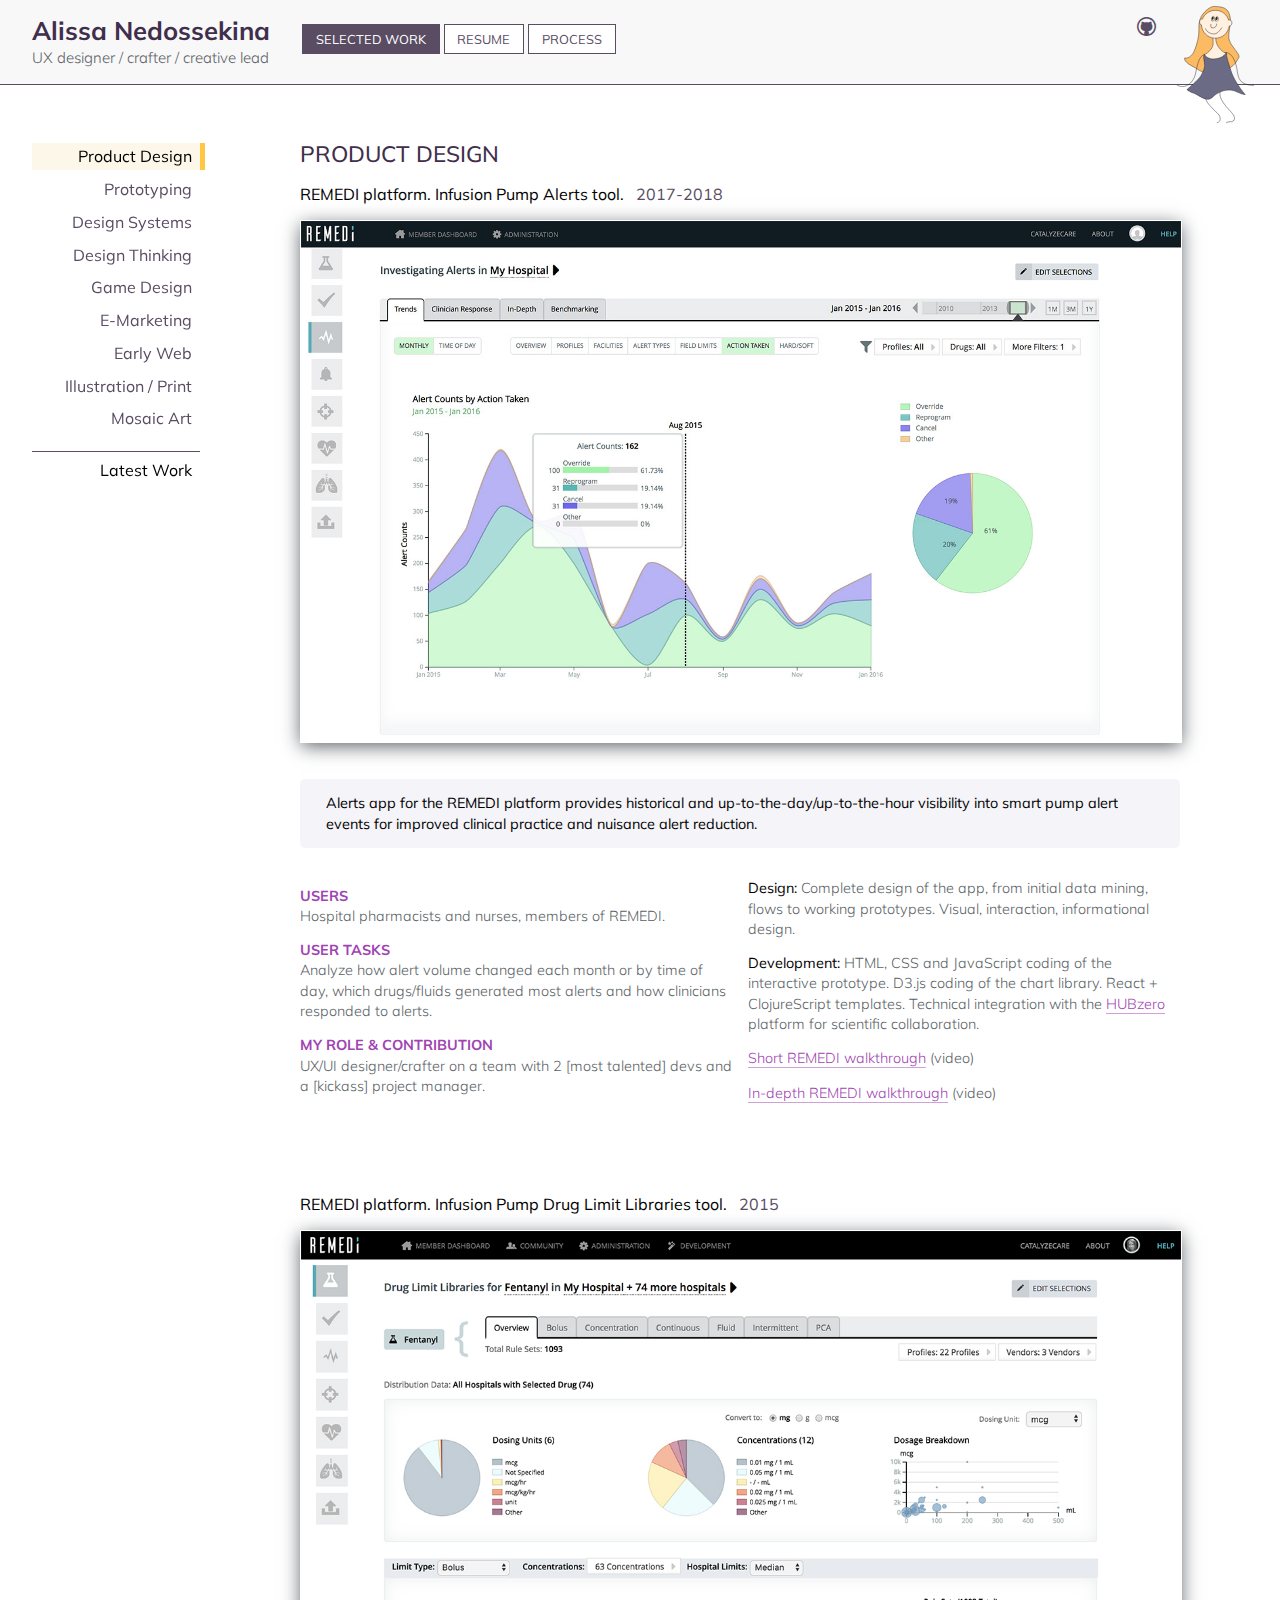
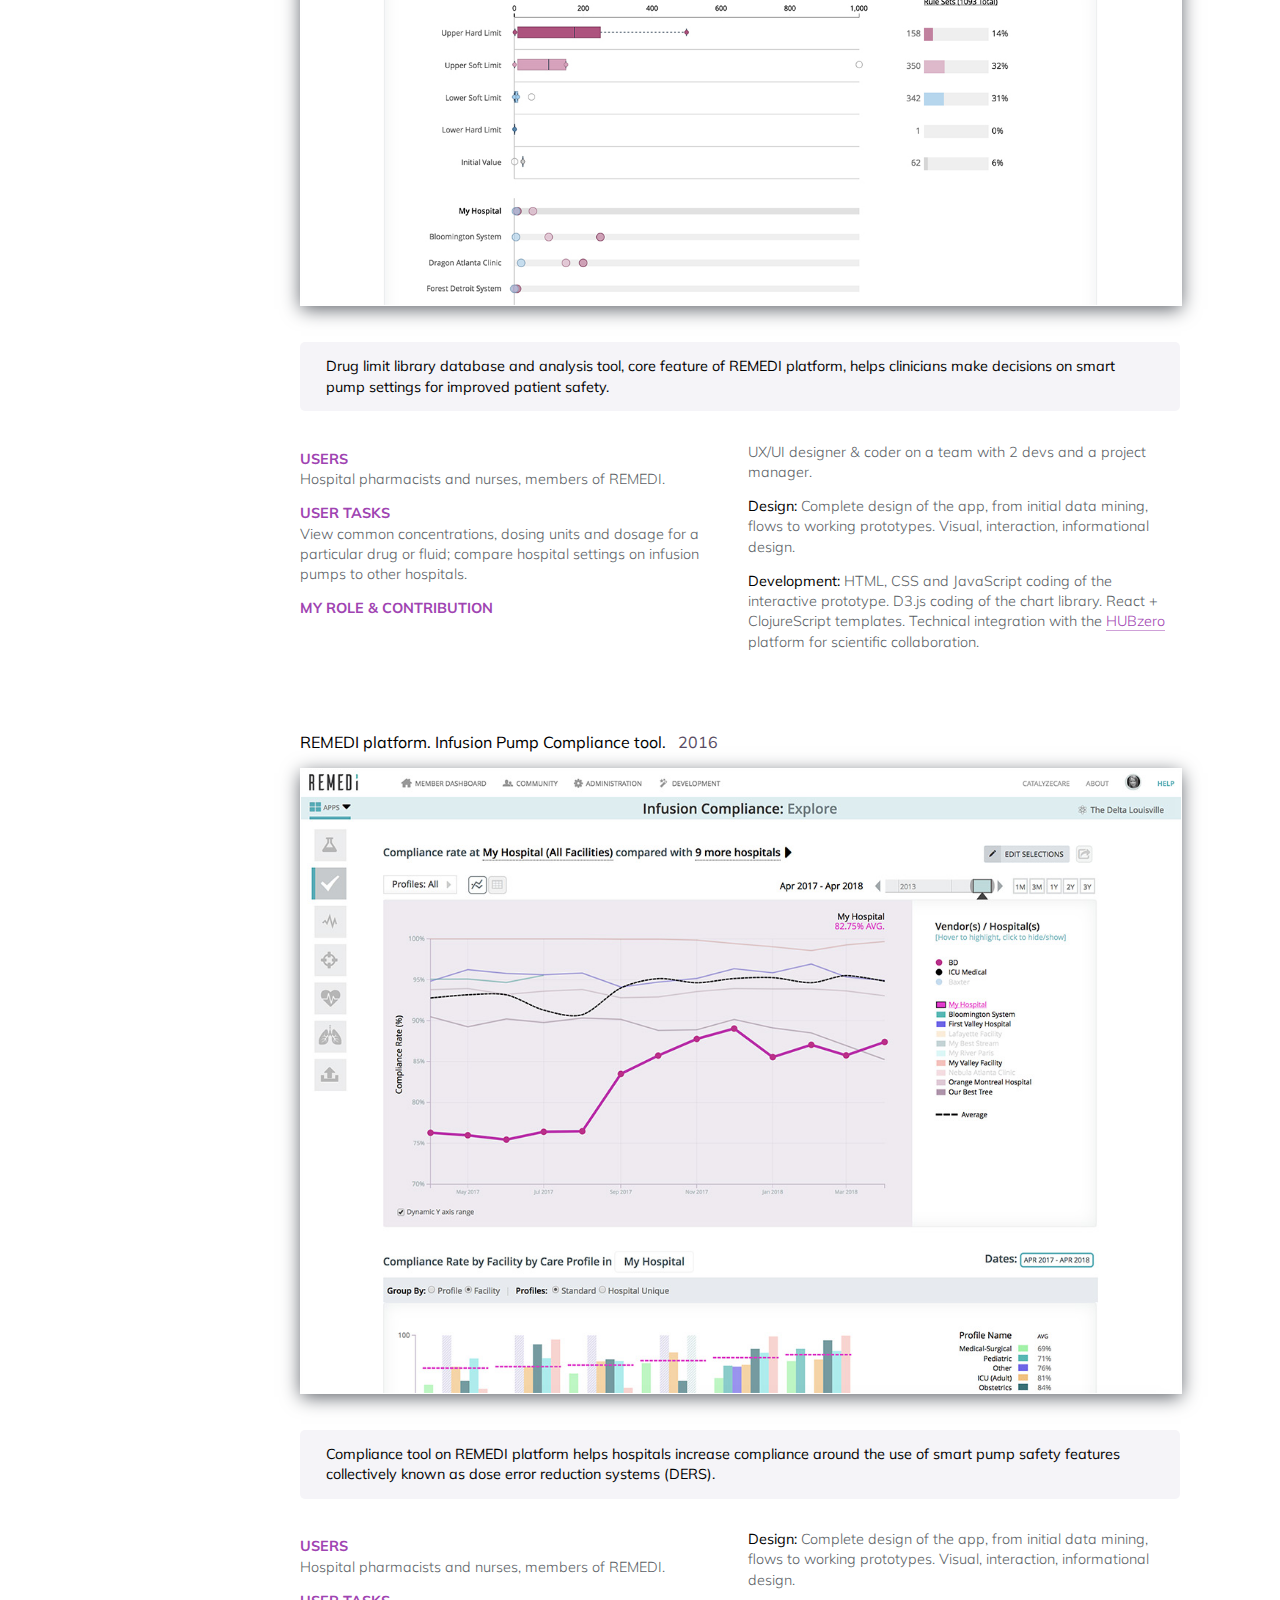
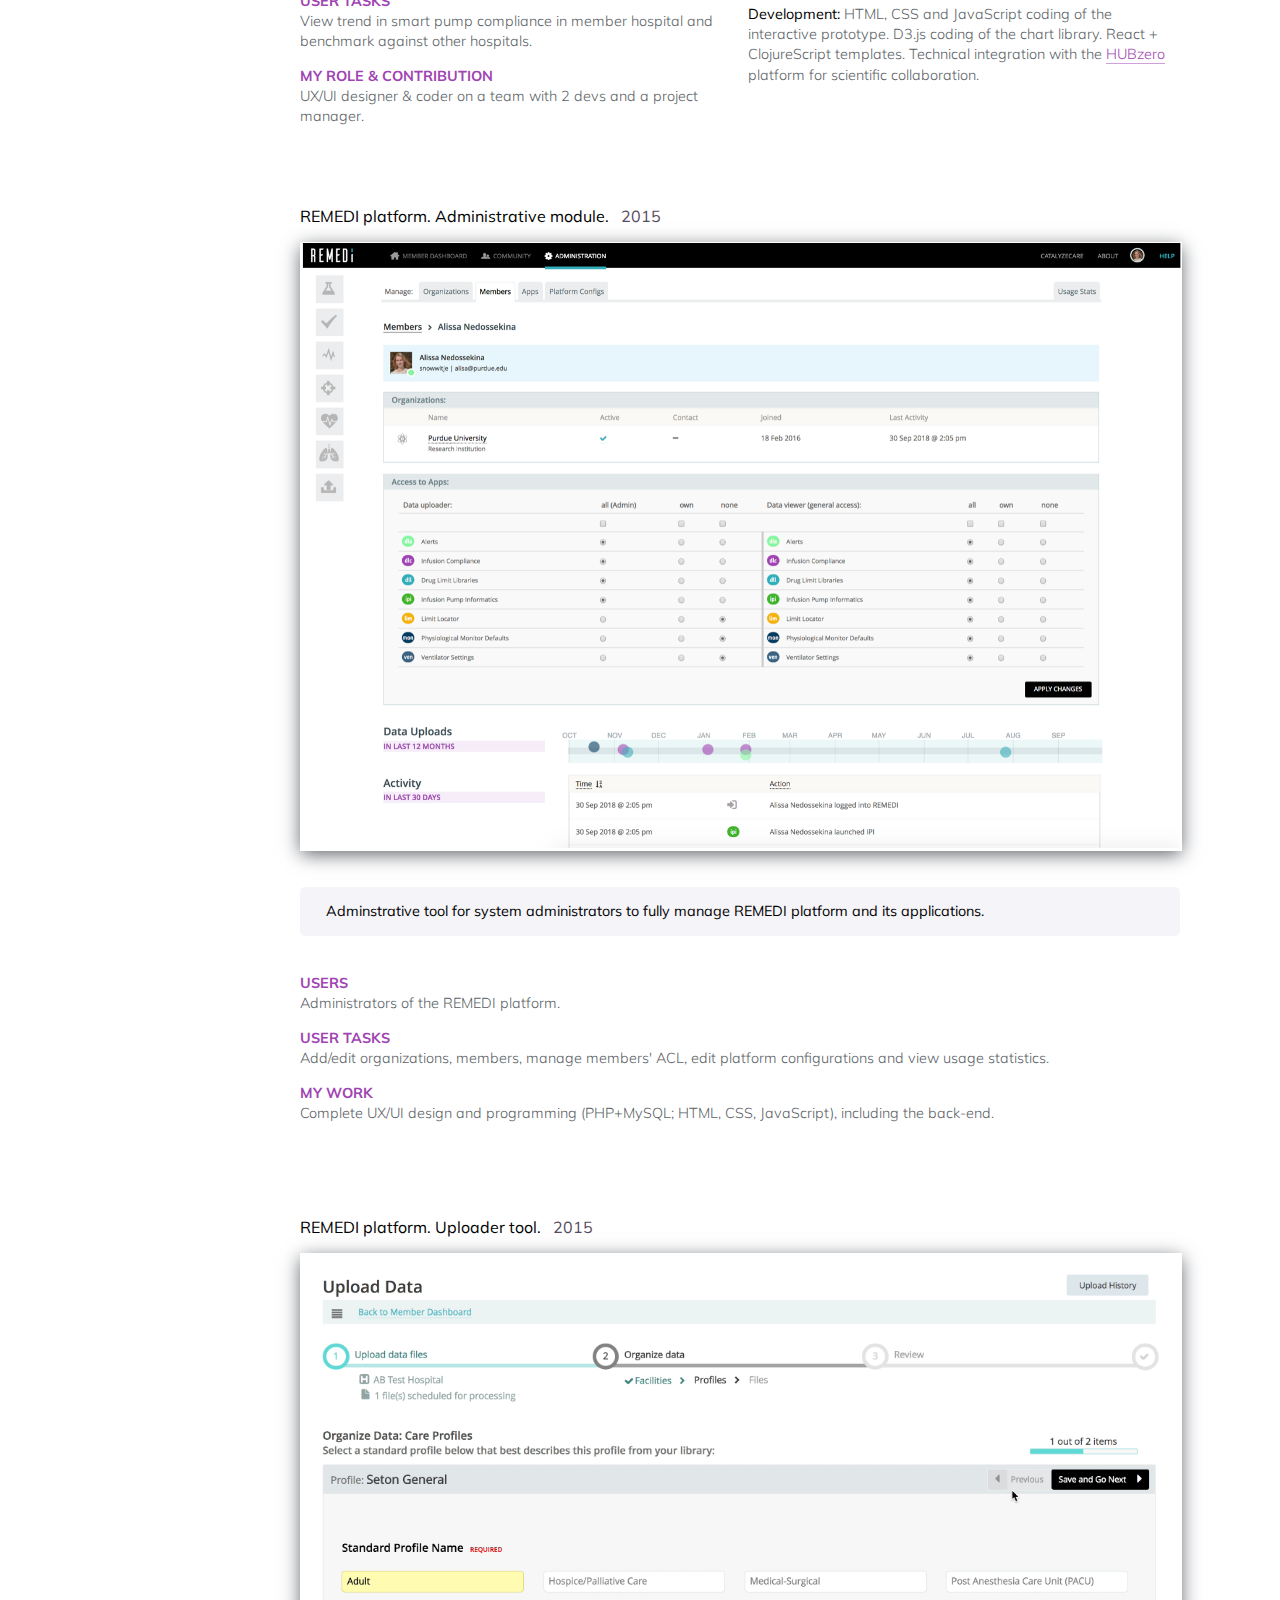
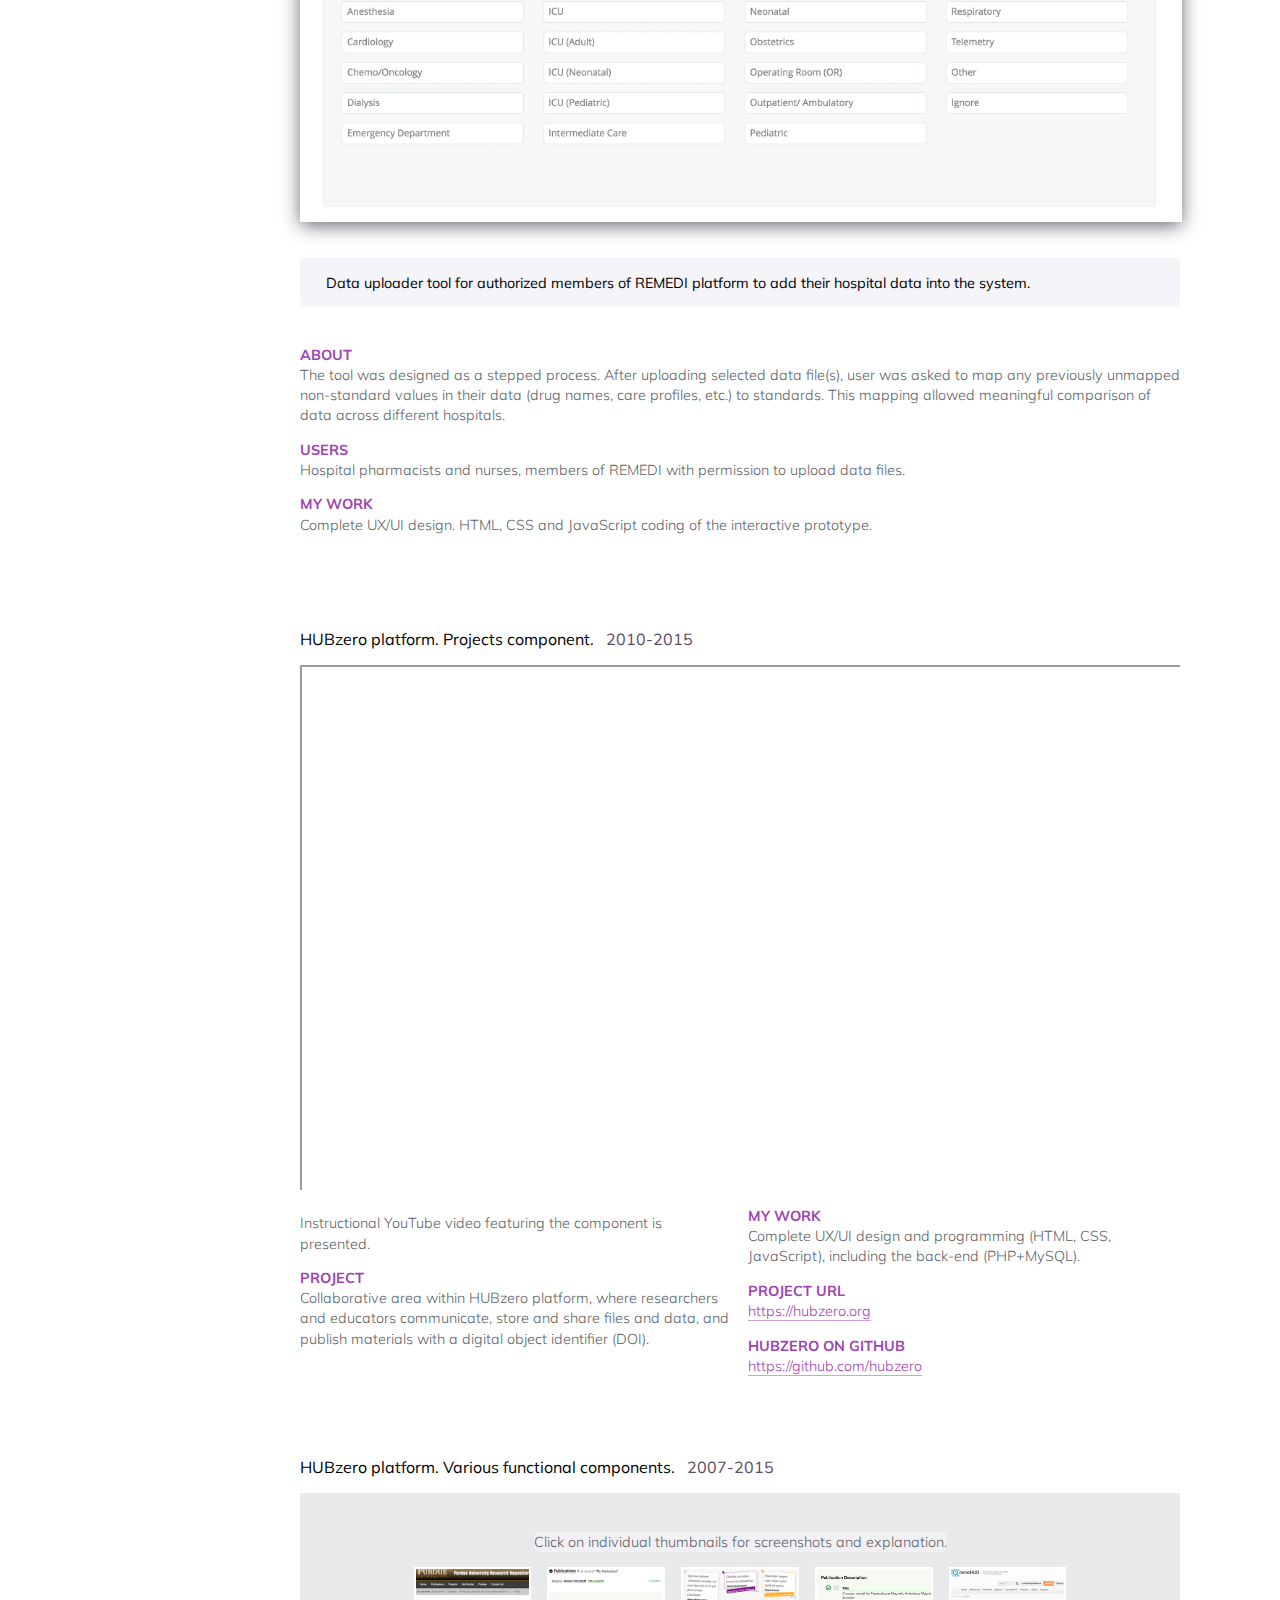
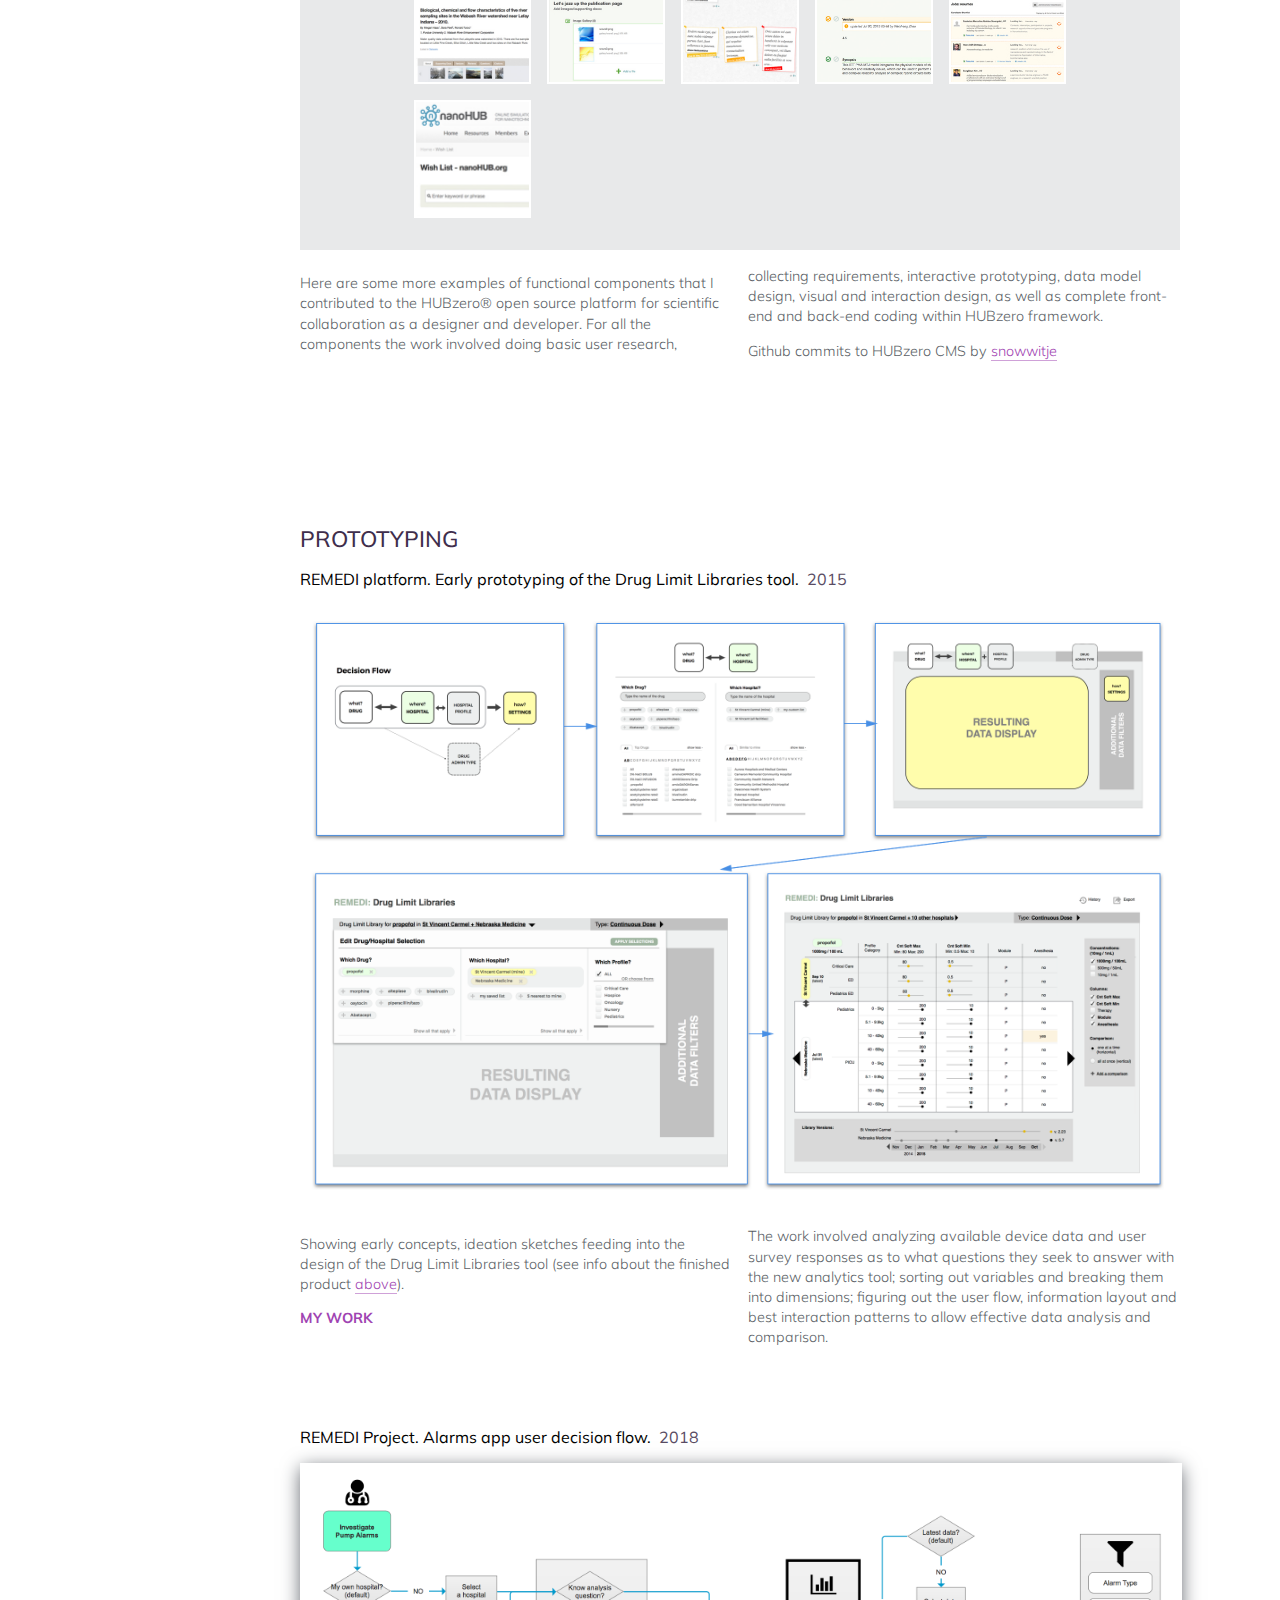
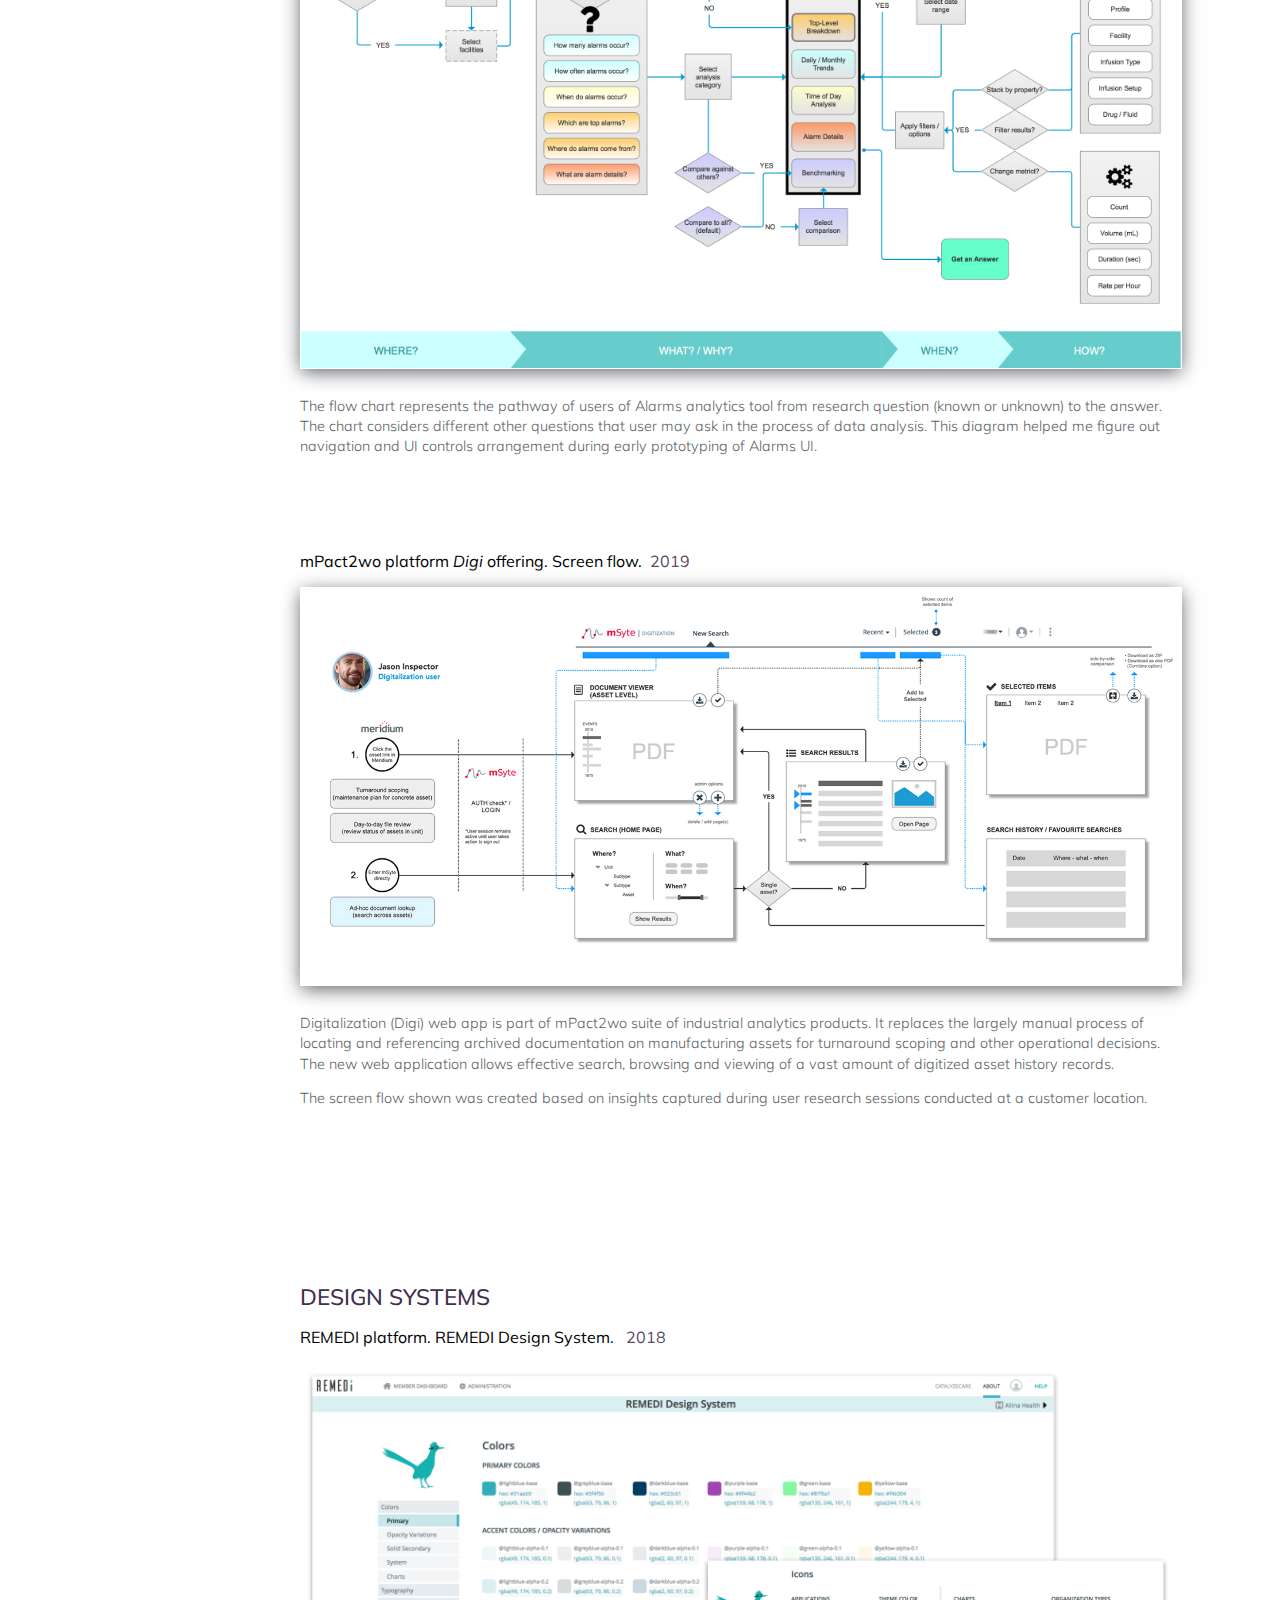
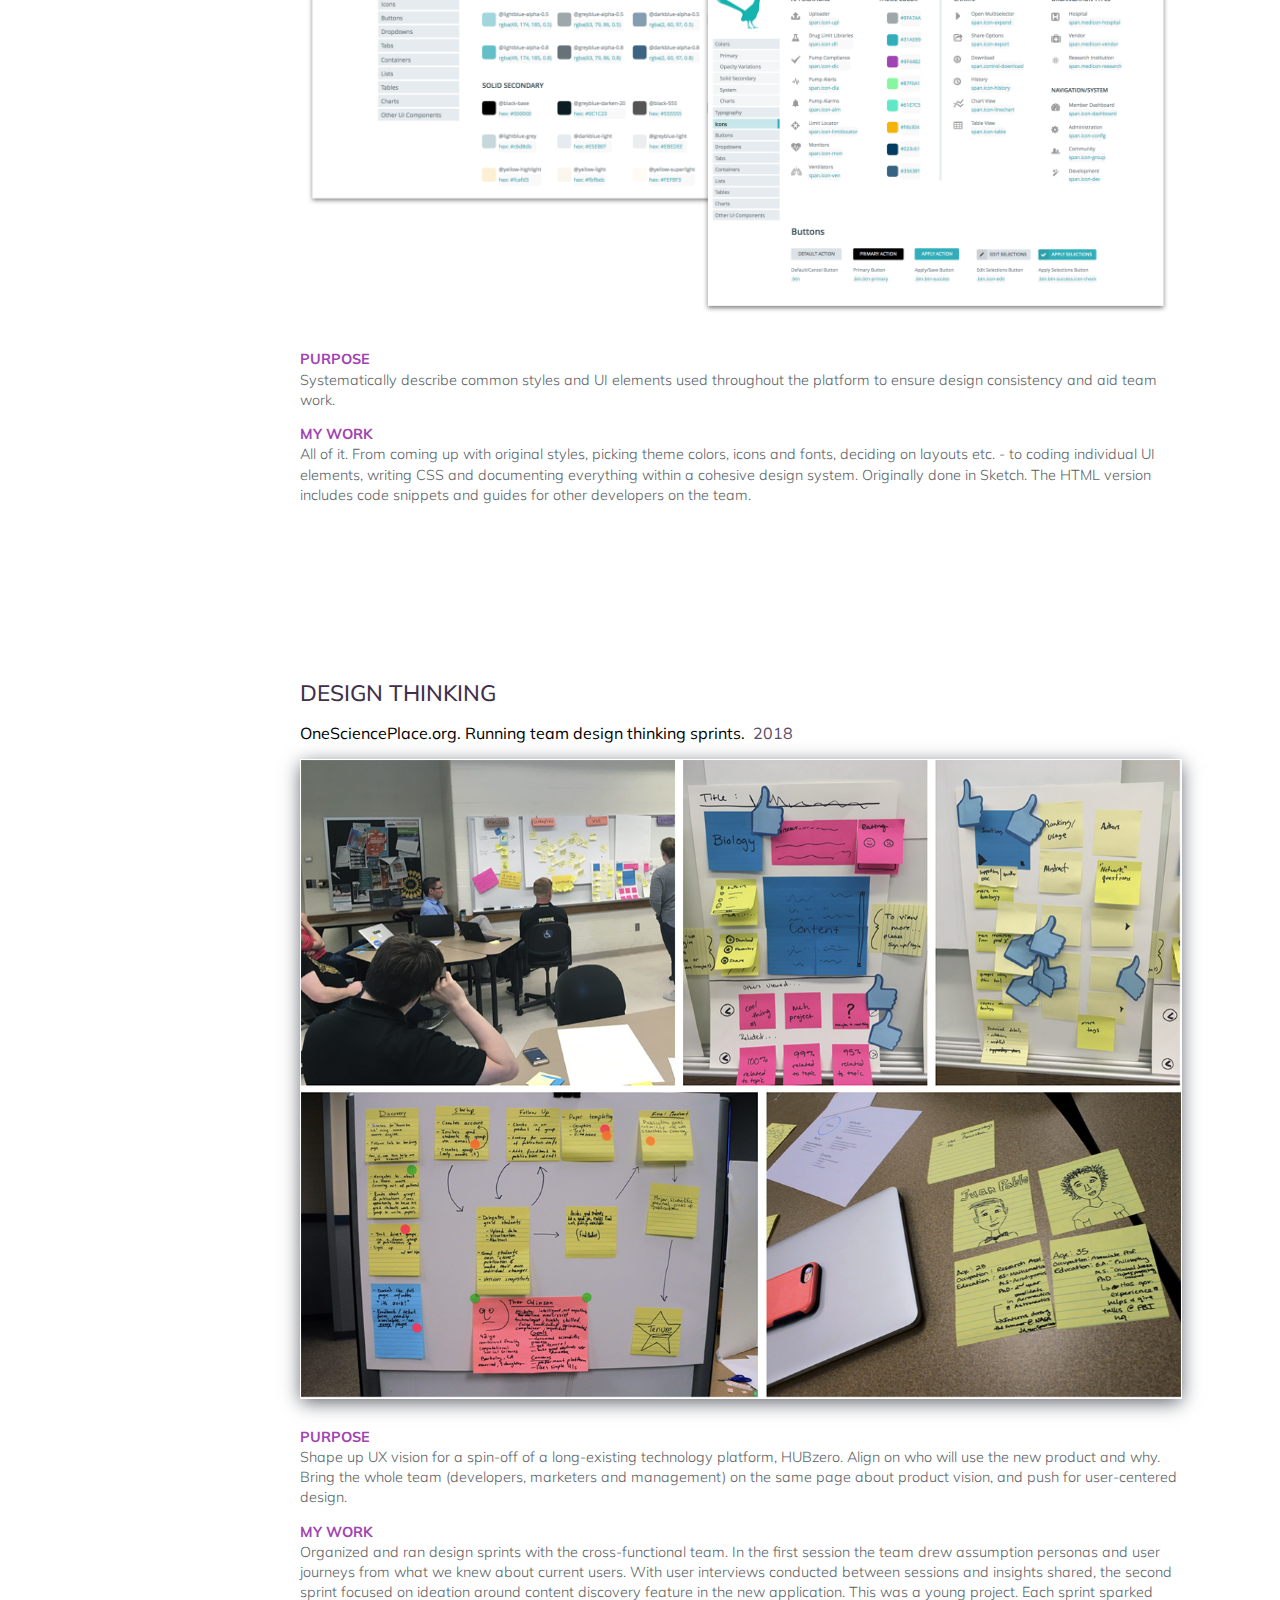
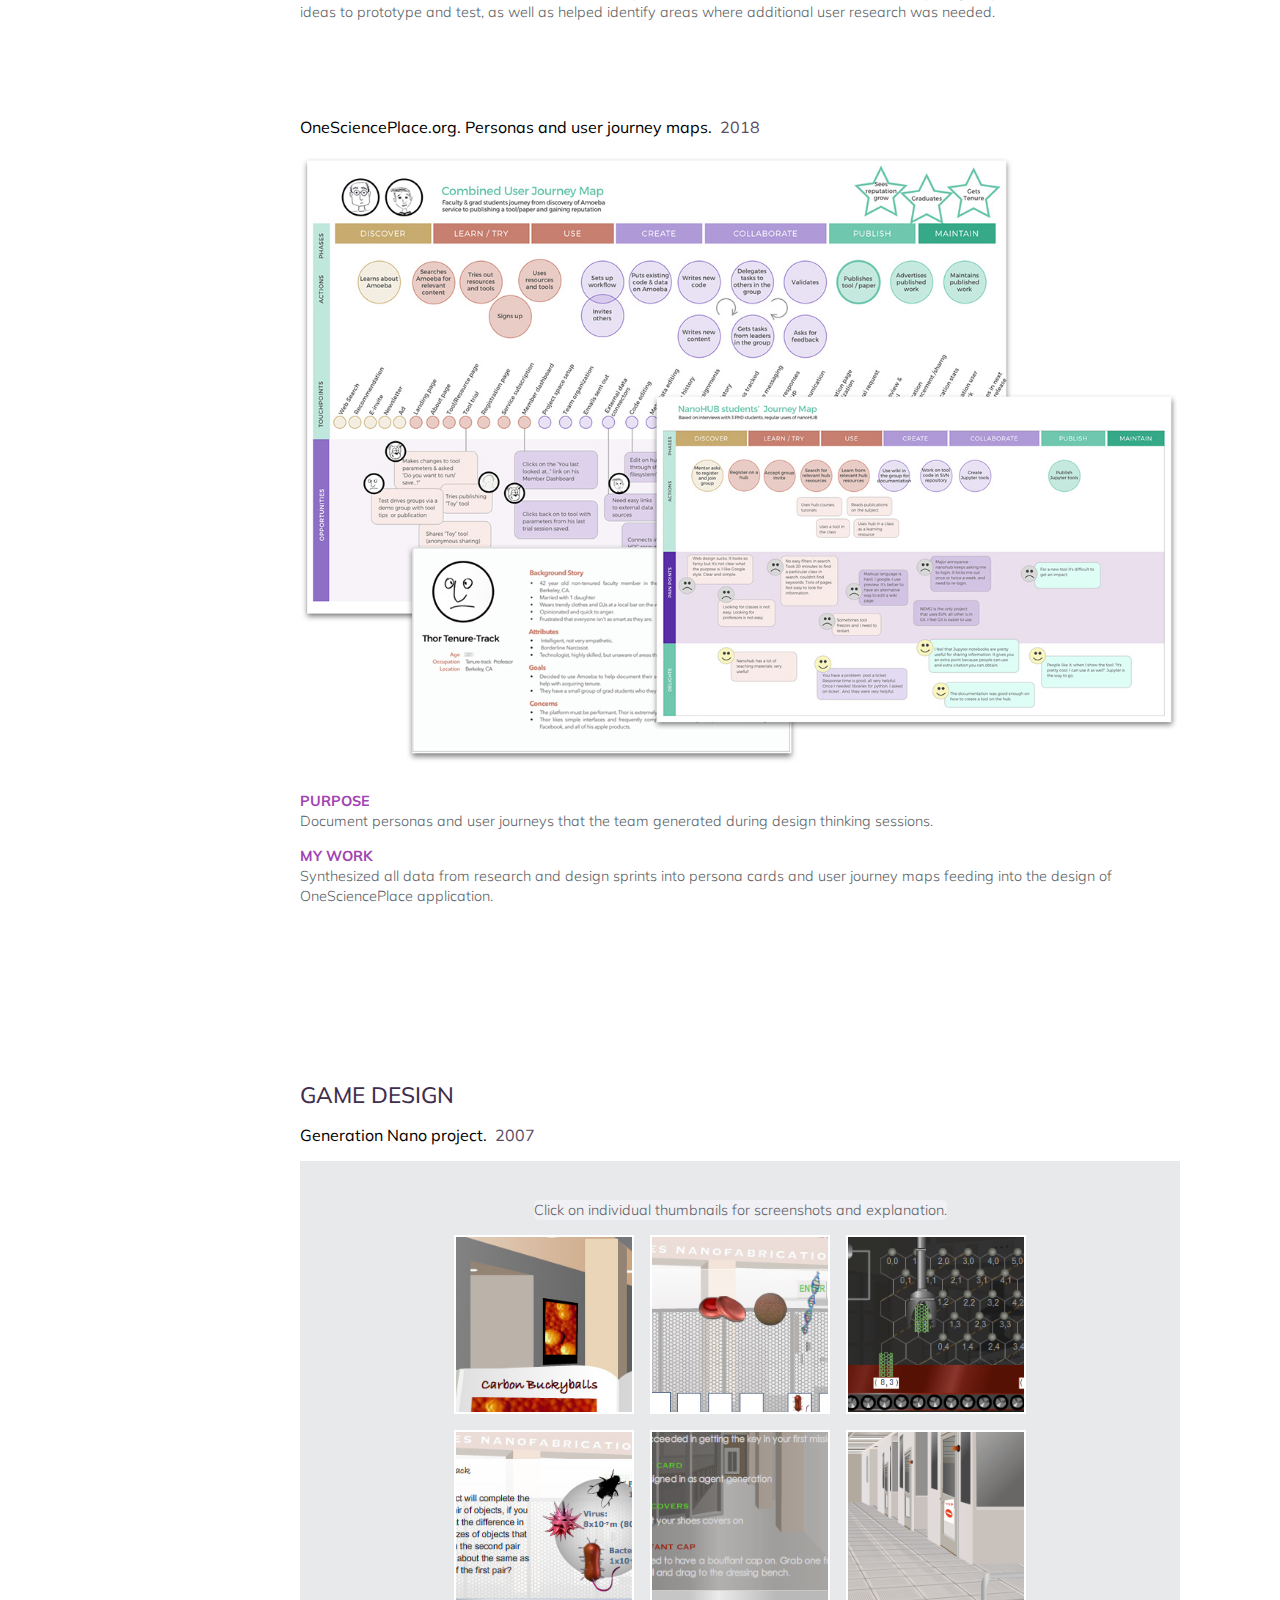
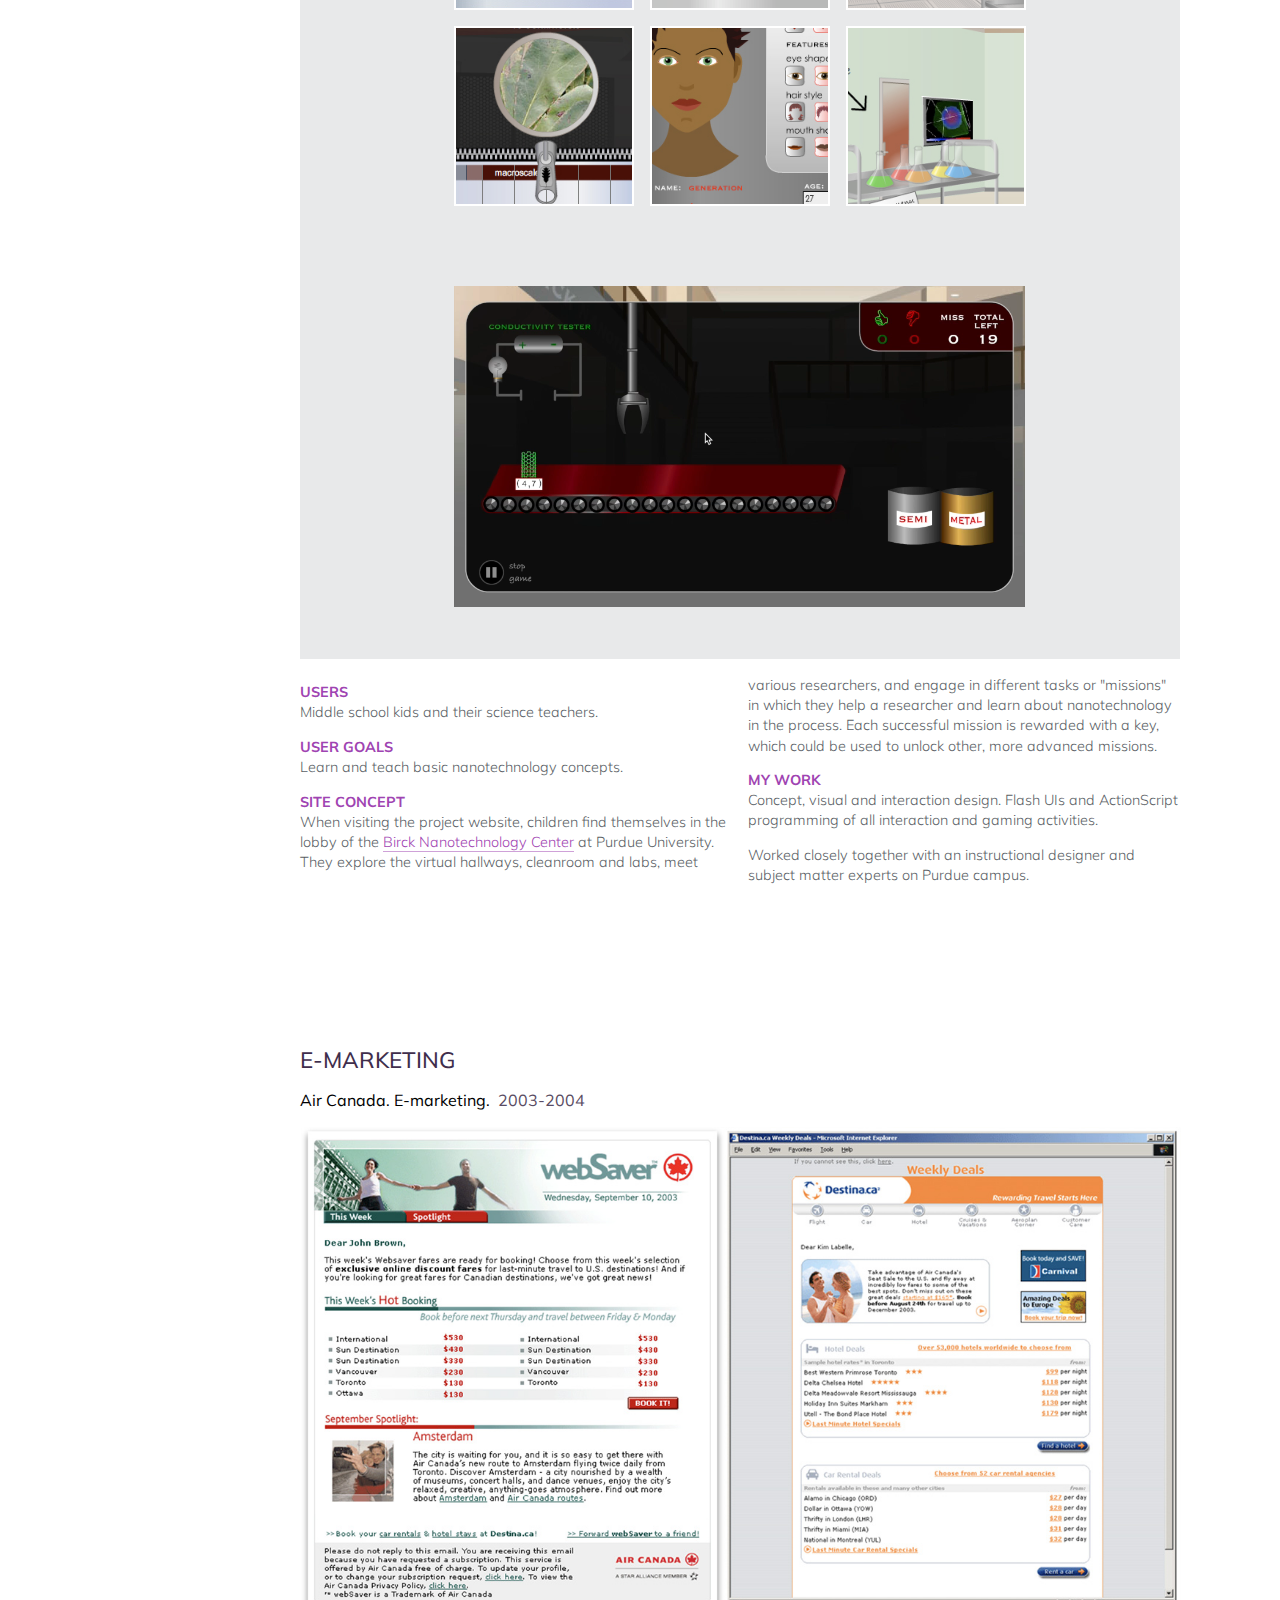
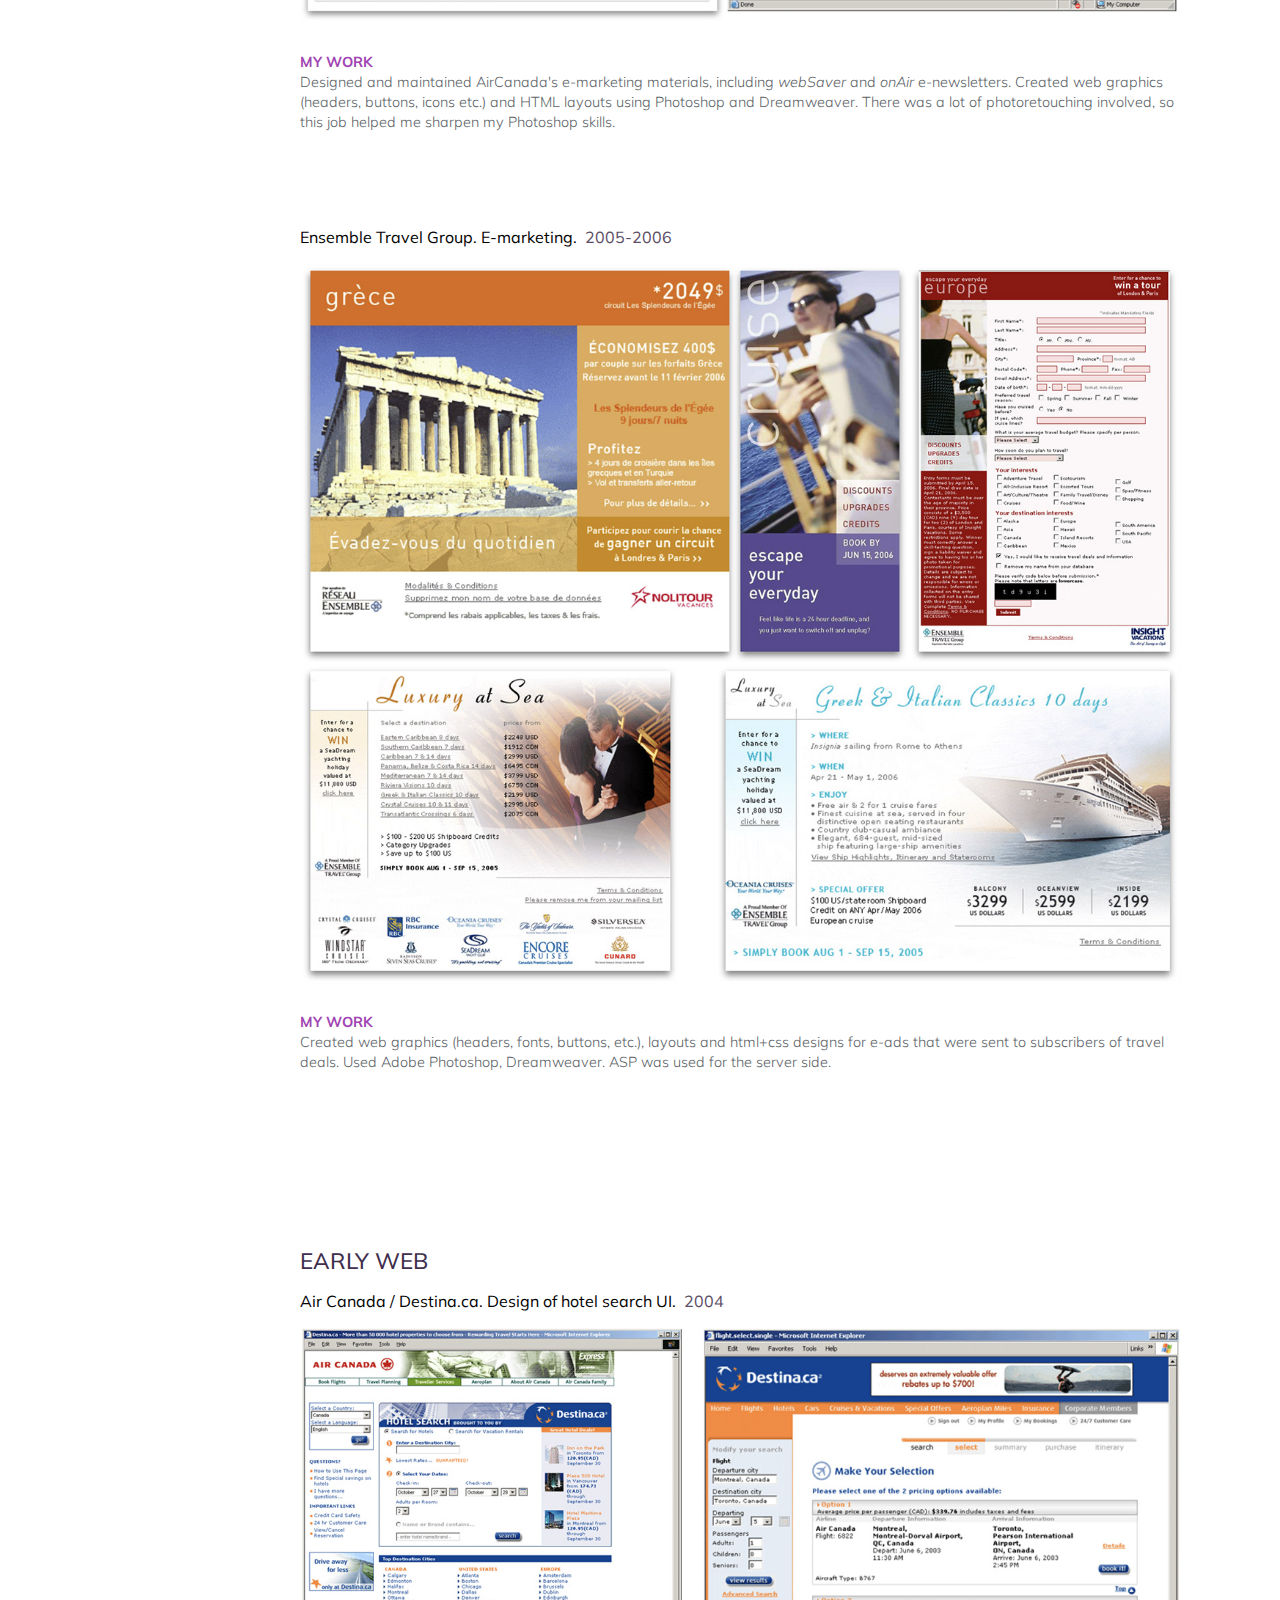
<file: index.html>
<!DOCTYPE HTML>
<html lang="en-us">
	<head>
		<meta charset="utf-8">

		<title>Alissa Nedossekina Portfolio</title>

		<meta name="description" content="designer + developer with vision and drive, sharp tech skills and an eye for user-centered design" />
		<meta name="author" content="snowwitje">
		<meta name="keywords" content="Nedossekina, portfolio, hubzero, projects, web developer" />
		<meta property="og:title" content="Alissa Nedossekina Portfolio" />
		<meta property="og:site_name" content="Alissa Nedossekina Portfolio" />
		<meta property="og:image" content="https://snowwitje.github.io/assets/images/fb.jpg" />
		<meta property="og:image:width" content="1200" />
		<meta property="og:image:height" content="630" />
		<meta property="og:description" content="professional UX/UI designer+developer passionate about translating cool ideas and rigid requirements into elegant, user-focused, cleanly coded web interfaces and creating superior user experience." />
		<meta property="og:url" content="http://snowwitje.com" />

		<meta name="apple-mobile-web-app-capable" content="yes" />
		<meta name="apple-mobile-web-app-status-bar-style" content="black-translucent" />

		<meta name="viewport" content="width=device-width, initial-scale=1.0, maximum-scale=1.0, user-scalable=no, minimal-ui">
		<link href="https://fonts.googleapis.com/css?family=Muli:300,400,500" rel="stylesheet">
    <link rel="stylesheet" href="assets/css/simple-lightbox.css" />
    <link rel="stylesheet" href="assets/css/snowwitje.css?v=1.4" id="theme">
		<script src="assets/js/jquery.min.js"></script>
    <script src="assets/js/simple-lightbox.js"></script>
		<script src="assets/js/snowwitje.js?v=1.1"></script>

    <!-- Google tag (gtag.js) -->
    <script async src="https://www.googletagmanager.com/gtag/js?id=G-VQS2V4EHVC"></script>
    <script>
      window.dataLayer = window.dataLayer || [];
      function gtag(){dataLayer.push(arguments);}
      gtag('js', new Date());

      gtag('config', 'G-VQS2V4EHVC');
    </script>

	</head>
	<body class="snowwitje">
		<div class="sticky">
			<header id="header">
				<div class="title">
					<h1><a href="index.html#/welcome">Alissa Nedossekina</a></h1>
					<h2>UX designer / crafter / creative lead</h2>
				</div>

                 <div id="primary-menu">
                    <ul>
                        <li class="active"><a href="index.html">Selected Work</a></li>
                        <li><a href="resume.html">Resume</a></li>
                        <li><a href="story.html">Process</a></li>
                    </ul>
			     </div>

				<ul class="social">
					<li>
						<a href="https://github.com/snowwitje" class="icon icon-github-circled" target="_blank">
							<span class="label">github.com/snowwitje</span>
						</a>
					</li>

				</ul>
			</header>


			<div id="devochka">
				<svg version="1.1" id="devochka-svg" xmlns="http://www.w3.org/2000/svg" xmlns:xlink="http://www.w3.org/1999/xlink" x="0px" y="0px"
	 viewBox="-390 145.9 178.9 270.1" style="enable-background:new -390 145.9 178.9 270.1;" xml:space="preserve">
					<style type="text/css">
						.st0{fill:none;stroke:#231F20;}
						.st1{fill:#FCBA63;stroke:#231F20;}
						.st2{fill:#6C6B86;stroke:#231F20;}
						.st3{fill:#FFF0DF;stroke:#231F20;}
						.st4{fill:#FFF0DF;}
						.st5{fill:#231F20;}
					</style>
					<path class="st0" d="M-313.6,315.5c-0.6,10.7-9,17.8-10.7,27.6c-2.8,16.1,7.9,25.3,17.9,36.3c4.8,5.2,12.1,9.3,14.3,16
						c2.4,7.2,0.2,12.7-6.6,13.9"/>
					<path class="st0" d="M-284.3,311.4c-1.4,17.7-13.1,28.3-4.1,45.9c5.7,11.2,14.6,20,22.7,29.1c3.8,4.3,9.9,12.9,4.2,18.5
						c-4.3,4.2-11.9,0-16.6,4.8"/>
					<path class="st1" d="M-302.3,149.2c-9.2-1.7-20.1,8.2-25.6,14.5c-9.3,10.5-11.3,22.5-10.8,36.2c0.6,16.6-4,33-10.3,48.6
						c-3.3,8-11.5,17.9-21.5,15.8c-2.9,9.3,16.8,18.1,22.5,21.5c6.5,3.9,12.7,8,19.6,11c8.3,3.6,14.4,0.9,24.1,0.8
						c17.6-0.1,41.9-10.6,50.7-27.1c3.8-7.2,6.9-7.8,2.1-15.8c-6-10-16-19.1-19.5-30.6c-2.4-7.9-0.1-19.1,1-27.2
						c1.6-11,3.3-18.3-0.4-29.9C-275.3,151.3-287.8,149.9-302.3,149.2"/>
					<path class="st2" d="M-280.5,253.3c-7.9,6.9-7.2,7.6-18.2,8.3c-5.9,0.3-27.2,3.1-27.2-5c-5.5-0.3,0.9,20-0.1,26.3
						c-1.2,7.9-4.6,14.4-8.2,21c-5.1,9.3-30.6,30.1-30.8,30.8c-2.4-0.4,4.9,4.8,3.4,3.1c7.2,5.5,8.9,3.2,17.2,8
						c12.5,7.2,25.4,16.8,36.1,6.3c12.6-12.3,25.3-15.9,39.8-15.9c12.1,0,22.2,10.1,33.4,10.2c-14.1-17.2-27.8-37.1-33.6-58.5
						c-3.1-11.5-8.4-23.5-8.8-35.2"/>
					<path class="st3" d="M-307.9,207.1c-0.5,9.3,1.6,18.7,0.7,27.7c-0.8,7.8-10.6,18.2-18.7,21.8c5.2,14,37.7,13.8,48.4-3.9
						c-8.7,0.9-19.3-14.5-21.7-21c-2.8-7.5-2.5-18.8,1.3-26.1c-3.8-0.4-8.1-1.8-10,2.2"/>
					<g>
						<g>
							<path class="st4" d="M-269.5,179.3c-0.9,0-1.8,0.2-2.5,0.8c-3.7-12.3-14.7-21.6-28.3-22.3c-13.7-0.7-25.7,7.5-30.6,19.5
								c-0.3-0.1-0.6-0.2-1-0.2c-2.7-0.1-5.1,2.8-5.3,6.5c-0.2,3.5,1.6,6.4,4.1,6.9c0.8,15.8,13.4,28.8,29.5,29.7
								c16.5,0.9,30.7-11.3,32.6-27.5c0.3,0.1,0.5,0.1,0.8,0.1c2.7,0.1,5.1-2.8,5.3-6.5C-264.7,182.6-266.8,179.4-269.5,179.3z"/>
						</g>
						<g>
							<path class="st0" d="M-269.5,179.3c-0.9,0-1.8,0.2-2.5,0.8c-3.7-12.3-14.7-21.6-28.3-22.3c-13.7-0.7-25.7,7.5-30.6,19.5
								c-0.3-0.1-0.6-0.2-1-0.2c-2.7-0.1-5.1,2.8-5.3,6.5c-0.2,3.5,1.6,6.4,4.1,6.9c0.8,15.8,13.4,28.8,29.5,29.7
								c16.5,0.9,30.7-11.3,32.6-27.5c0.3,0.1,0.5,0.1,0.8,0.1c2.7,0.1,5.1-2.8,5.3-6.5C-264.7,182.6-266.8,179.4-269.5,179.3z"/>
						</g>
					</g>
					<path class="st0 mouth" d="M-324.1,198.2c2.7,9.4,14.1,12.4,18.1,12.4c8.7,0,12.2-5.7,18.9-14.3" />
					<path class="st0" d="M-311.9,188.4c-0.5,2.6-0.4,5.4,0.4,7.7c6.5,2.9,12.6-1.1,12.4-8.5"/>
					<path class="st0" d="M-310.1,180c-0.3-4,0-7.7,4-9.1c4,2.9,3.1,13-4,10.4c-0.2-0.7,0-1.3,0-2"/>
					<path class="st5 lefteye" d="M-309.9,177.7c-0.2-2.6,0-5.1,2.7-6.1c2.6,1.9,2,8.7-2.6,6.9c-0.1-0.5,0-0.9,0-1.3"/>
					<path class="st5 righteye" d="M-301.1,178.4c-0.2-2.6,0-5.1,2.7-6.1c2.6,1.9,2,8.7-2.6,6.9c-0.1-0.5,0-0.9,0-1.3"/>
					<path class="st0" d="M-301.6,180.5c-0.3-4,0-7.7,4-9.1c4,2.9,3.1,13-4,10.4c-0.2-0.7,0.1-1.3,0-2"/>
					<path class="st0" d="M-326.1,255.9c-15.2,5.5-17.3,33.2-20.8,45.8c-3.8,13.6-18.2,34.6-41,23.4"/>
					<path class="st0" d="M-281.2,252.1c18.3-1.6,25.8,25.5,27.7,38.4c1.4,9.9,3.4,22.8,12.2,28.9c7.3,5.1,17.3,6,25.9,6.5"/>
				</svg>
			</div>

			<div class="side-menu">
				<ul class="cat-menu">
					<li data-link="s-web" class="selected">Product Design</li>
					<li data-link="s-prototype">Prototyping</li>
					<li data-link="s-designsystem">Design Systems</li>
					<li data-link="s-designthink">Design Thinking</li>
					<li data-link="s-game">Game Design</li>
					<li data-link="s-corporate">E-Marketing</li>
					<li data-link="s-early">Early Web</li>
					<li data-link="s-print">Illustration / Print</li>
					<li data-link="s-art">Mosaic Art</li>
					<li data-link="s-recent" class="recent">Latest Work</li>
				</ul>
			</div>
		</div>


		<div class="samples-wrap">

			<section class="content content-samples" id="s-web">

				<h4>Product Design</h4>
				<h5>REMEDI platform. Infusion Pump Alerts tool. <span class="year">2017-2018</span></h5>

				<div class="flex-section">
					<div class="flex-col col3">
							<div class="sample">
							<img src="assets/images/remedi/alerts-redesign.jpg" alt="Alerts tool" />
						</div>
						<p class="about">Alerts app for the REMEDI platform provides historical and up-to-the-day/up-to-the-hour visibility into smart pump alert events for improved clinical practice and nuisance alert reduction.</p>

					</div>
					<div class="flex-col col4 multicolumn">
						<p><span class="h6">Users</span>Hospital pharmacists and nurses, members of REMEDI.</p>
						<p><span class="h6">User Tasks</span>Analyze how alert volume changed each month or by time of day, which drugs/fluids generated most alerts and how clinicians responded to alerts.</p>
						<p><span class="h6">My Role &amp; Contribution</span> UX/UI designer/crafter on a team with 2 [most talented] devs and a [kickass] project manager.</p>
						<p><strong>Design:</strong> Complete design of the app, from initial data mining, flows to working prototypes. Visual, interaction, informational design.</p>
						<p><strong>Development:</strong> HTML, CSS and JavaScript coding of the interactive prototype. D3.js coding of the chart library. React + ClojureScript templates. Technical integration with the <a href="https://hubzero.org" target="_blank">HUBzero</a> platform for scientific collaboration.</p>
						<p><a href="https://www.youtube.com/watch?v=YB4MiQOe_yk" target="_blank">Short REMEDI walkthrough</a> (video)</p>
						<p><a href="https://www.youtube.com/watch?v=TGOiXW5TQd0" target="_blank">In-depth REMEDI walkthrough</a> (video)</p>
					</div>
				</div>



				<h5 id="ddl">REMEDI platform. Infusion Pump Drug Limit Libraries tool. <span class="year">2015</span></h5>
				<div class="flex-section">
					<div class="flex-col col3">
						<div class="sample">
							<img src="assets/images/remedi/dll-stats.jpg" alt="Drug Limit Libraries tool" />
						</div>
						<p class="about">Drug limit library database and analysis tool, core feature of REMEDI platform, helps clinicians make decisions on smart pump settings for improved patient safety.</p>

					</div>
					<div class="flex-col col4 multicolumn">
						<p><span class="h6">Users</span>Hospital pharmacists and nurses, members of REMEDI.</p>
						<p><span class="h6">User Tasks</span>View common concentrations, dosing units and dosage for a particular drug or fluid; compare hospital settings on infusion pumps to other hospitals.</p>
						<p><span class="h6">My Role &amp; Contribution</span> UX/UI designer & coder on a team with 2 devs and a project manager.</p>
						<p><strong>Design:</strong> Complete design of the app, from initial data mining, flows to working prototypes. Visual, interaction, informational design.</p>
						<p><strong>Development:</strong> HTML, CSS and JavaScript coding of the interactive prototype. D3.js coding of the chart library. React + ClojureScript templates. Technical integration with the <a href="https://hubzero.org" target="_blank">HUBzero</a> platform for scientific collaboration.</p>
					</div>
				</div>
				<div class="clear"></div>

				<h5>REMEDI platform. Infusion Pump Compliance tool. <span class="year">2016</span></h5>
				<div class="flex-section">
					<div class="flex-col col3">
						<div class="sample">
							<img src="assets/images/remedi/compliance.jpg" alt="Compliance tool" />
						</div>
						<p class="about">Compliance tool on REMEDI platform helps hospitals increase compliance around the use of smart pump safety features collectively known as dose error reduction systems (DERS).</p>
					</div>
					<div class="flex-col col4 multicolumn">

						<p><span class="h6">Users</span>Hospital pharmacists and nurses, members of REMEDI.</p>
						<p><span class="h6">User Tasks</span>View trend in smart pump compliance in member hospital and benchmark against other hospitals.</p>
						<p><span class="h6">My Role &amp; Contribution</span> UX/UI designer & coder on a team with 2 devs and a project manager.</p>
						<p><strong>Design:</strong> Complete design of the app, from initial data mining, flows to working prototypes. Visual, interaction, informational design.</p>
						<p><strong>Development:</strong> HTML, CSS and JavaScript coding of the interactive prototype. D3.js coding of the chart library. React + ClojureScript templates. Technical integration with the <a href="https://hubzero.org" target="_blank">HUBzero</a> platform for scientific collaboration.</p>
					</div>
				</div>
				<div class="clear"></div>

				<h5>REMEDI platform. Administrative module. <span class="year">2015</span></h5>
				<div class="flex-section">
					<div class="flex-col col3">
						<div class="sample">
							<img src="assets/images/remedi/adminui.png" alt="Administrative module of REMEDI" />
						</div>
						<p class="about">Adminstrative tool for system administrators to fully manage REMEDI platform and its applications.</p>
					</div>
					<div class="flex-col col4">
						<p><span class="h6">Users</span>Administrators of the REMEDI platform.</p>
						<p><span class="h6">User Tasks</span>Add/edit organizations, members, manage members' ACL, edit platform configurations and view usage statistics.</p>
						<p><span class="h6">My Work</span>Complete UX/UI design and programming (PHP+MySQL; HTML, CSS, JavaScript), including the back-end.</p>
					</div>
				</div>
				<div class="clear"></div>

        <h5>REMEDI platform. Uploader tool. <span class="year">2015</span></h5>
				<div class="flex-section">
					<div class="flex-col col3">
						<div class="sample">
							<img src="assets/images/remedi/uploader-mapping.png" alt="Uploader tool of REMEDI" />
						</div>
						<p class="about">Data uploader tool for authorized members of REMEDI platform to add their hospital data into the system.</p>
					</div>
					<div class="flex-col col4">
            <p><span class="h6">About</span>The tool was designed as a stepped process. After uploading selected data file(s), user was asked to map any previously unmapped non-standard values in their data (drug names, care profiles, etc.) to standards. This mapping allowed meaningful comparison of data across different hospitals.</p>
						<p><span class="h6">Users</span>Hospital pharmacists and nurses, members of REMEDI with permission to upload data files.</p>
						<p><span class="h6">My Work</span>Complete UX/UI design. HTML, CSS and JavaScript coding of the interactive prototype.</p>
					</div>
				</div>
				<div class="clear"></div>

				<h5>HUBzero platform. Projects component. <span class="year">2010-2015</span></h5>
				<div class="flex-section">
					<div class="flex-col col3">
						<div class="youtube-container">
							<iframe src="https://www.youtube.com/embed/41ot5hDW_oI" title="YouTube video player" allow="accelerometer; autoplay; clipboard-write; encrypted-media; gyroscope; picture-in-picture" allowfullscreen></iframe>
						</div>
					</div>
					<div class="flex-col col4 multicolumn">
						<p>Instructional YouTube video featuring the component is presented.</p>
						<p><span class="h6">Project</span>Collaborative area within HUBzero platform, where researchers and educators communicate, store and share files and data, and publish materials with a digital object identifier (DOI).</p>
						<p><span class="h6">My Work</span>Complete UX/UI design and programming (HTML, CSS, JavaScript), including the back-end (PHP+MySQL).</p>
						<p class="url"><span class="h6">Project URL</span> <a href="https://hubzero.org" target="_blank">https://hubzero.org</a></p>
						<p class="url"><span class="h6">HUBzero on Github</span> <a href="https://github.com/hubzero/hubzero-cms" target="_blank">https://github.com/hubzero</a></p>
					</div>
				</div>
				<div class="clear"></div>

				<h5>HUBzero platform. Various functional components. <span class="year">2007-2015</span></h5>
				<div class="flex-section">
					<div class="flex-col col3">

						<div class="gallery-container square">
							<p class="footnote">Click on individual thumbnails for screenshots and explanation.</p>
						  <ul class="gallery">
								<li>
									<a href="assets/images/hubs/publications2.jpg">
										<img src="assets/images/hubs/thumbs/publications.jpg" alt="Publications" title="Digital publications out of hub projects. Dataset publishing is the core of Purdue University Research Repository (PURR) website." />
									</a>
								</li>
								<li>
									<a href="assets/images/hubs/draftflow.jpg">
										<img src="assets/images/hubs/thumbs/draftflow.jpg" alt="Publications" title="Publications draft flow - author side. User is walked through the process of publishing, adding metadata, content, tags, citations etc. The flow is fully configurable by hub admins for each publication type with its own requirements." />
									</a>
								</li>
                <li>
                  <a href="assets/images/hubs/projects_todo.jpg">
                    <img src="assets/images/hubs/thumbs/projects_todo.jpg" alt="To-do Lists" title="Todo list for a project team to keep track of todo items. Designed as a board with draggable sticky notes with use of different colors to categorize items." />
                  </a>
                </li>
						    <li>
						      <a href="assets/images/hubs/curation.jpg">
						        <img src="assets/images/hubs/thumbs/curation.jpg" alt="Publications component, curation feature" title="Curation system for digital publications. 2015" />
						      </a>
						    </li>
								<li>
									<a href="assets/images/hubs/jobs.jpg">
										<img src="assets/images/hubs/thumbs/jobs.jpg" alt="Jobs Component" title="Jobs component connecting employers and job seekers. Developed back in 2009." />
									</a>
								</li>
								<li>
									<a href="assets/images/hubs/wishlist.jpg">
										<img src="assets/images/hubs/thumbs/wishlist.jpg" alt="Wishlist Component" title="Wish List user feedback feature (2010). Users submit ideas for the site or a particular content item (e.g. publication). Site admins, content owners or authorized advisory committee rate those ideas, build implementation plan and follow up with users." />
									</a>
								</li>
						  </ul>
						</div>
					</div>
					<div class="flex-col col4 multicolumn">
						<p>Here are some more examples of functional components that I contributed to the HUBzero® open source platform for scientific collaboration as a designer and developer. For all the components the work involved doing basic user research, collecting requirements, interactive prototyping, data model design, visual and interaction design, as well as complete front-end and back-end coding within HUBzero framework.</p>
            <p>Github commits to HUBzero CMS by <a href="https://github.com/hubzero/hubzero-cms/commits?author=snowwitje" target="_blank">snowwitje</a></p>
          </div>
				</div>
				<div class="clear"></div>

			</section>

			<section class="content content-samples" id="s-prototype">
				<h4>Prototyping</h4>
				<h5>REMEDI platform. Early prototyping of the Drug Limit Libraries tool.<span class="year">2015</span></h5>
				<div class="flex-section">
					<div class="flex-col col3">
						<div class="sample">
							<img src="assets/images/ux/prototyping.png" alt="DLL prototyping" class="noshadow" />
						</div>
					</div>
					<div class="flex-col col4 multicolumn">
						<p>Showing early concepts, ideation sketches feeding into the design of the Drug Limit Libraries tool (see info about the finished product <a href="#ddl">above</a>).</p>
						<p><span class="h6">My Work</span>The work involved analyzing available device data and user survey responses as to what questions they seek to answer with the new analytics tool; sorting out variables and breaking them into dimensions; figuring out the user flow, information layout and best interaction patterns to allow effective data analysis and comparison.</p>
					</div>
				</div>
				<div class="clear"></div>

				<h5>REMEDI Project. Alarms app user decision flow.<span class="year">2018</span></h5>
				<div class="flex-section">
					<div class="flex-col col3">
						<div class="sample">
							<img src="assets/images/ux/flow.png" alt="Alarms decision flow"  />
						</div>
					</div>
					<div class="flex-col col4">
						<p>The flow chart represents the pathway of users of Alarms analytics tool from research question (known or unknown) to the answer. The chart considers different other questions that user may ask in the process of data analysis. This diagram helped me figure out navigation and UI controls arrangement during early prototyping of Alarms UI. </p>
					</div>
				</div>
				<div class="clear"></div>

				<h5>mPact2wo platform <i>Digi</i> offering. Screen flow.<span class="year">2019</span></h5>
				<div class="flex-section">
					<div class="flex-col col3">
						<div class="sample">
							<img src="assets/images/digi.jpg" alt="Digitization tool"  />
						</div>
					</div>
					<div class="flex-col col4">
						<p>Digitalization (Digi) web app is part of mPact2wo suite of industrial analytics products. It replaces the largely manual process of locating and referencing archived documentation on manufacturing assets for turnaround scoping and other operational decisions. The new web application allows effective search, browsing and viewing of a vast amount of digitized asset history records.</p>
						<p>The screen flow shown was created based on insights captured during user research sessions conducted at a customer location.</p>
					</div>
				</div>

			</section>

			<section class="content content-samples" id="s-designsystem">
				<h4>Design Systems</h4>
				<h5>REMEDI platform. REMEDI Design System. <span class="year">2018</span></h5>
				<div class="flex-section">
					<div class="flex-col col3">
						<div class="sample">
							<img src="assets/images/ux/designsystem.png" alt="REMEDI Design System" class="noshadow" />
						</div>
					</div>
					<div class="flex-col col4">
						<p><span class="h6">Purpose</span>Systematically describe common styles and UI elements used throughout the platform to ensure design consistency and aid team work.</p>
						<p><span class="h6">My Work</span>All of it. From coming up with original styles, picking theme colors, icons and fonts, deciding on layouts etc. - to coding individual UI elements, writing CSS and documenting everything within a cohesive design system. Originally done in Sketch. The HTML version includes code snippets and guides for other developers on the team.</p>
					</div>
				</div>

			</section>

			<section class="content content-samples" id="s-designthink">
				<h4>Design Thinking</h4>

				<h5>OneSciencePlace.org. Running team design thinking sprints.<span class="year">2018</span></h5>
				<div class="flex-section">
					<div class="flex-col col3">
						<div class="sample">
							<img src="assets/images/ux/designsprint.jpg" alt="Design sprints" />
						</div>
					</div>
					<div class="flex-col col4">
						<p><span class="h6">Purpose</span>Shape up UX vision for a spin-off of a long-existing technology platform, HUBzero. Align on who will use the new product and why.  Bring the whole team (developers, marketers and management) on the same page about product vision, and push for user-centered design.</p>
						<p><span class="h6">My Work</span>Organized and ran design sprints with the cross-functional team. In the first session the team drew assumption personas and user journeys from what we knew about current users. With user interviews conducted between sessions and insights shared, the second sprint focused on ideation around content discovery feature in the new application. This was a young project. Each sprint sparked ideas to prototype and test, as well as helped identify areas where additional user research was needed.</p>
					</div>
				</div>
				<div class="clear"></div>


				<h5>OneSciencePlace.org. Personas and user journey maps.<span class="year">2018</span></h5>
				<div class="flex-section">
					<div class="flex-col col3">
						<div class="sample">
							<img src="assets/images/amoeba/journeymap.jpg" alt="User journeys"  class="noshadow"  />
						</div>
					</div>
					<div class="flex-col col4">
						<p><span class="h6">Purpose</span>Document personas and user journeys that the team generated during design thinking sessions.</p>
						<p><span class="h6">My Work</span>Synthesized all data from research and design sprints into persona cards and user journey maps feeding into the design of OneSciencePlace application.</p>
					</div>
				</div>
				<div class="clear"></div>
			</section>

			<section class="content content-samples" id="s-game">
				<h4>Game Design</h4>
				<h5>Generation Nano project.<span class="year">2007</span></h5>
				<div class="flex-section">
					<div class="flex-col col3">
						<div class="gallery-container">
							<p class="footnote">Click on individual thumbnails for screenshots and explanation.</p>
							<ul class="gallery">
								<li>
									<a href="assets/images/gennano/gennano1.jpg">
										<img src="assets/images/gennano/gennano1.jpg" alt="Generation Nano" title="Generation Nano. Introductory scene." />
									</a>
								</li>
								<li>
									<a href="assets/images/gennano/gennano2.jpg">
										<img src="assets/images/gennano/gennano2.jpg" alt="Generation Nano" title="Generation Nano. First activity: sorting." />
									</a>
								</li>
								<li>
									<a href="assets/images/gennano/gennano3.png">
										<img src="assets/images/gennano/gennano3.png" alt="Generation Nano" title="Generation Nano. Nanotubes sorting game (screenshot)." />
									</a>
								</li>
								<li>
									<a href="assets/images/gennano/gennano4.jpg">
										<img src="assets/images/gennano/gennano4.jpg" alt="Generation Nano" title="Generation Nano. Exploratory activity." />
									</a>
								</li>
								<li>
									<a href="assets/images/gennano/gennano5.png">
										<img src="assets/images/gennano/gennano5.png" alt="Generation Nano" title="Generation Nano. Mission activity view." />
									</a>
								</li>
								<li>
									<a href="assets/images/gennano/gennano6.png">
										<img src="assets/images/gennano/gennano6.png" alt="Generation Nano" />
									</a>
								</li>
								<li>
									<a href="assets/images/gennano/gennano7.png">
										<img src="assets/images/gennano/thumbs/gennano7.jpg" alt="Generation Nano" title="Generation Nano. Exploratory activity." />
									</a>
								</li>
								<li>
									<a href="assets/images/gennano/gennano8.jpg">
										<img src="assets/images/gennano/gennano8.jpg" alt="Generation Nano" title="Generation Nano. Configuring avatar." />
									</a>
								</li>
								<li>
									<a href="assets/images/gennano/gennano9.jpg">
										<img src="assets/images/gennano/gennano9.jpg" alt="Generation Nano" title="Generation Nano. Mission view." />
									</a>
								</li>
							</ul>

						</div>
						<div class="video-container">
							<video autoplay loop>
								<source src="assets/videos/Gengame.mp4" type="video/mp4">
							</video>
						</div>
					</div>
					<div class="flex-col col4 multicolumn">
						<p><span class="h6">Users</span>Middle school kids and their science teachers.</p>
						<p><span class="h6">User Goals</span>Learn and teach basic nanotechnology concepts.</p>
						<p><span class="h6">Site Concept</span>When visiting the project website, children find themselves in the lobby of the <a href="https://nanohub.org/groups/bnc" title="Visit Birck Nanotechnology Center website" target="_blank">Birck Nanotechnology Center</a> at Purdue University.  They explore the virtual hallways, cleanroom and labs, meet various researchers, and engage in different tasks or "missions" in which they help a researcher and learn about nanotechnology in the process. Each successful mission is rewarded with a key, which could be used to unlock other, more advanced missions.</p>
						<p><span class="h6">My Work</span>Concept, visual and interaction design. Flash UIs and ActionScript programming of all interaction and gaming activities.</p>
						<p>Worked closely together with an instructional designer and subject matter experts on Purdue campus.</p>
					</div>
				</div>
			</section>

			<section class="content content-samples" id="s-corporate">
				<h4>E-Marketing</h4>

				<h5>Air Canada. E-marketing.<span class="year">2003-2004</span></h5>
				<div class="flex-section">
					<div class="flex-col col3">
						<div class="sample">
							<img src="assets/images/old/websaver.jpg" alt="Air Canada"  class="noshadow"  />
						</div>
					</div>
					<div class="flex-col col4">
						<p><span class="h6">My Work</span>Designed and maintained AirCanada's e-marketing materials, including <i>webSaver</i> and <i>onAir</i> e-newsletters. Created web graphics (headers, buttons, icons etc.) and HTML layouts using Photoshop and Dreamweaver. There was a lot of photoretouching involved, so this job helped me sharpen my Photoshop skills.</p>
					</div>
				</div>
				<div class="clear"></div>

				<h5>Ensemble Travel Group. E-marketing.<span class="year">2005-2006</span></h5>
				<div class="flex-section">
					<div class="flex-col col3">
						<div class="sample">
							<img src="assets/images/old/eads.jpg" alt="Ensemble Travel"  class="noshadow"  />
						</div>
					</div>
					<div class="flex-col col4">
						<p><span class="h6">My Work</span>Created web graphics (headers, fonts, buttons, etc.), layouts and html+css designs for e-ads that were sent to subscribers of travel deals. Used Adobe Photoshop, Dreamweaver.  ASP was used for the server side.</p>
					</div>
				</div>
				<div class="clear"></div>
			</section>

			<section class="content content-samples" id="s-early">
				<h4>Early Web</h4>
				<h5>Air Canada / Destina.ca. Design of hotel search UI.<span class="year">2004</span></h5>
				<div class="flex-section">
					<div class="flex-col col3">
						<div class="sample">
							<img src="assets/images/old/corporate1.jpg" alt="Air Canada"  class="noshadow"  />
						</div>
					</div>
					<div class="flex-col col4">
						<p><span class="h6">Project</span>Booking engine design revamp of AirCanada.com and partner sites.</p>
						<p><span class="h6">My Work</span>Created web graphics (headers, buttons, icons etc.) and html layouts using Photoshop and Dreamweaver.</p>
					</div>
				</div>
				<div class="clear"></div>

				<h5>CE Network Inc. Landing pages<span class="year">2002</span></h5>
				<div class="flex-section">
					<div class="flex-col col3">
						<div class="sample">
							<img src="assets/images/old/cenetwork_web.jpg" alt="CE Network web"  class="noshadow"  />
						</div>
					</div>
					<div class="flex-col col4">
						<p>Landing pages for CE Network, the continuing education site (yes! online education back in 2002!) for real estate and financial professionals. Created web pages using Dreamweaver, Photoshop, and Flash.</p>
					</div>
				</div>
				<div class="clear"></div>

				<h5>Peter Brock Architect website (freelance project)<span class="year">2004</span></h5>
				<div class="flex-section">
					<div class="flex-col col3">
						<div class="sample">
							<img src="assets/images/old/peterbrock.png" alt="Peter Brock Architect"  />
						</div>
					</div>
					<div class="flex-col col4">
						<p>Freelance web design project for a small architecture firm in California.</p>
					</div>
				</div>
				<div class="clear"></div>

			</section>

			<section class="content content-samples" id="s-print">
				<h4>Illustration / Print</h4>
				<h5>Technical illustration for EyeConX (freelance project).<span class="year">2002</span></h5>
				<div class="flex-section">
						<div class="sample">
							<img src="assets/images/old/eye.jpg" alt="Technical illustration"  />
						</div>
				</div>
				<div class="clear"></div>

				<h5>CE Network. Marketing materials. <span class="year">2002</span></h5>
				<div class="flex-section">
					<div class="sample">
						<img src="assets/images/old/cenetwork_print.jpg" alt="CE Network marketing" class="noshadow"  />
					</div>
				</div>
				<div class="clear"></div>
			</section>

			<section class="content content-samples" id="s-art">
				<h4>Mosaic Art</h4>
				<h5>Mosaic art.<span class="year">2004-2010</span></h5>
				<div class="flex-section">
					<div class="flex-col col3">
						<div class="gallery-container">
							<p class="footnote">Click on individual thumbnails for screenshots and explanation.</p>
							<ul class="gallery">
								<li><a href="assets/images/mosaics/01.jpg">
										<img src="assets/images/mosaics/01.jpg" alt="" title="Mosaic Art by Alissa"  />
									</a>
								</li>
								<li><a href="assets/images/mosaics/02.jpg">
										<img src="assets/images/mosaics/02.jpg" alt="" title="Mosaic Art by Alissa"  />
									</a>
								</li>
								<li><a href="assets/images/mosaics/03.jpg">
										<img src="assets/images/mosaics/03.jpg" alt="" title="Mosaic Art by Alissa"  />
									</a>
								</li>
								<li><a href="assets/images/mosaics/04.jpg">
										<img src="assets/images/mosaics/04.jpg" alt="" title="Mosaic Art by Alissa"  />
									</a>
								</li>
								<li><a href="assets/images/mosaics/05.jpg">
										<img src="assets/images/mosaics/05.jpg" alt="" title="Mosaic Art by Alissa"  />
									</a>
								</li>
								<li><a href="assets/images/mosaics/06.jpg">
										<img src="assets/images/mosaics/06.jpg" alt="" title="Mosaic Art by Alissa"  />
									</a>
								</li>
								<li><a href="assets/images/mosaics/07.jpg">
										<img src="assets/images/mosaics/07.jpg" alt="" title="Mosaic Art by Alissa"  />
									</a>
								</li>
								<li><a href="assets/images/mosaics/08.jpg">
										<img src="assets/images/mosaics/08.jpg" alt="" title="Mosaic Art by Alissa"  />
									</a>
								</li>
								<li><a href="assets/images/mosaics/09.jpg">
										<img src="assets/images/mosaics/09.jpg" alt="" title="Mosaic Art by Alissa"  />
									</a>
								</li>
							</ul>
						</div>
					</div>
					<div class="flex-col col4">
						<p>Creatively expressing myself in mosaic art. Materials: Italian and Mexican smalti, millefiori, ceramics and vitreous glass.</p>
					</div>
				</div>
				<div class="clear"></div>
			</section>

			<section class="content content-samples" id="s-recent">
				<h4>Latest Work</h4>
				<h5>AirCompliance app on mPACT2WO industrial IoT platform, Molex, Koch Industries.<span class="year">2019-current</span></h5>
				<div class="flex-section">
					<div class="flex-col col3">
						<div class="sample">
							<img src="assets/images/molex3.jpg" alt="AirCompliance solution" />
						</div>
						<p class="links"><span class="h6">Helpful Links</span>
mPACT2WO marketing site (design by Molex marketing): <a href="https://mpact2wo.com/" target="_blank">https://mpact2wo.com/</a>
						</p>

					</div>
					<div class="flex-col col4">
						<p><strong>Molex is a child company of Koch, Inc. Koch Industries is the second-largest privately held company in the US.</strong></p>
						<p>Due to the innovative nature of the project and confidentiality agreement with my employer, there are very few visuals that I can share in the public space.</p>
						<p><span class="h6">Product</span>Our sensor-based emissions and corrosion monitoring solutions help industrial operators in refineries and plants identify problems early and fix them fast. </p>
						<p><span class="h6">My Role &amp; Work</span></p>
						<p>Started as a UX team of one in 2019 and now managing a small team of UX/UI designers and technologists.</p>
						<p>Laid the UX groundwork for the platform as our products matured from pilots into market adoption. Supporting all design needs for the innovative line of web and mobile apps on the SaaS platform. Juggling tasks from base research and core UX, to design handoff and QA. Collaborating with stakeholders from engineering to sales to align product vision. <strong>Pushing for user-centered design and working to raise the bar for UX in the industrial world.</strong></p>
					</div>
				</div>
			</section>
		</div>


	</body>
</html>
</file>
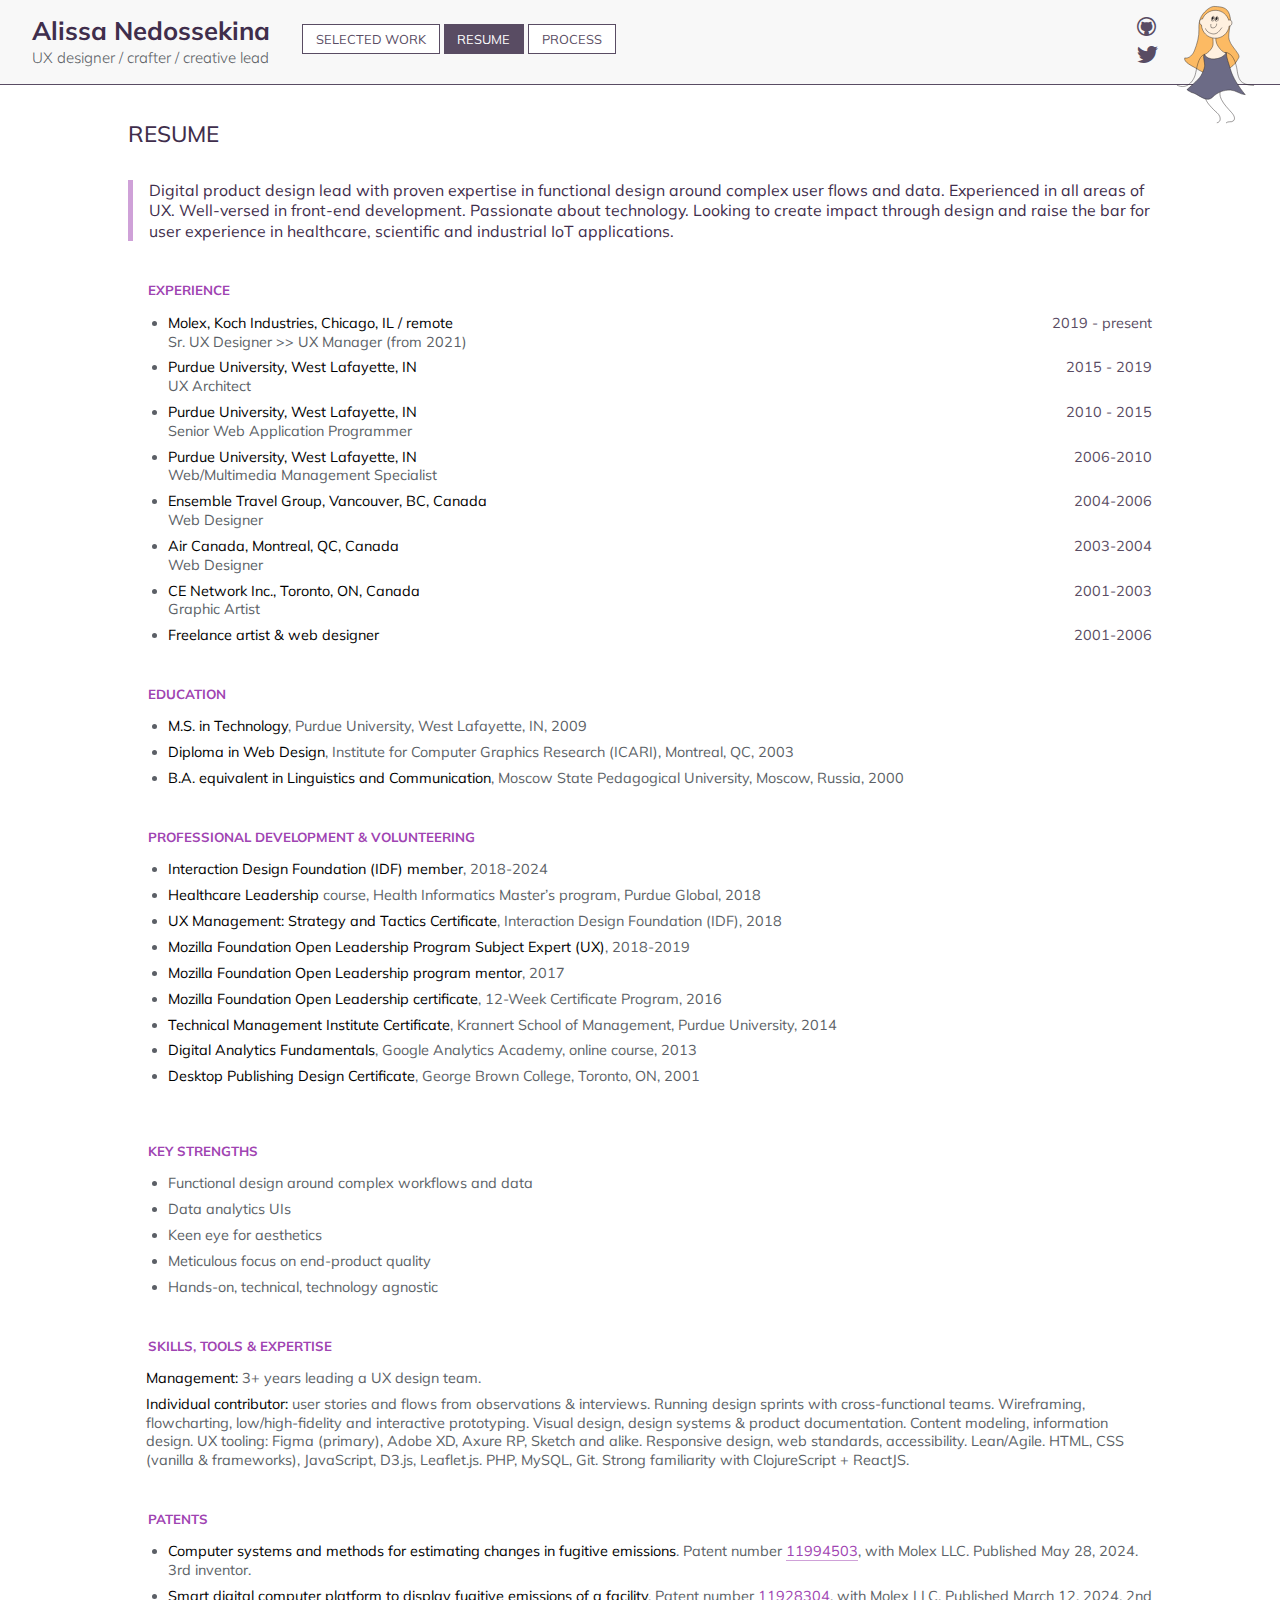
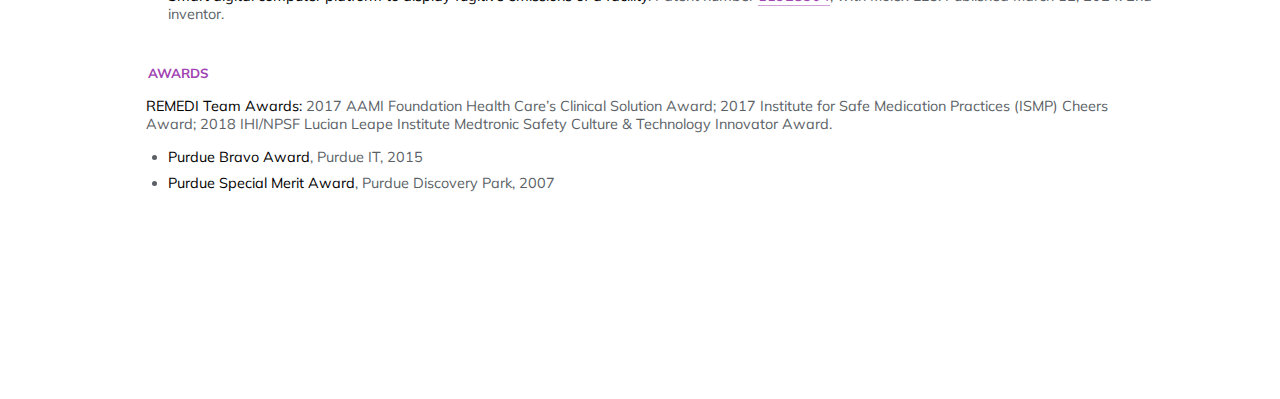
<file: resume.html>
<!DOCTYPE HTML>
<html lang="en-us">
	<head>
		<meta charset="utf-8">

		<title>Alissa Nedossekina Portfolio</title>

		<meta name="description" content="designer + developer with vision and drive, sharp tech skills and an eye for user-centered design" />
		<meta name="author" content="snowwitje">
		<meta name="keywords" content="Nedossekina, portfolio, hubzero, projects, web developer" />
		<meta property="og:title" content="Alissa Nedossekina Portfolio" />
		<meta property="og:site_name" content="Alissa Nedossekina Portfolio" />
		<meta property="og:image" content="https://snowwitje.github.io/assets/images/fb.jpg" />
		<meta property="og:image:width" content="1200" />
		<meta property="og:image:height" content="630" />
		<meta property="og:description" content="professional UX/UI designer+developer passionate about translating cool ideas and rigid requirements into elegant, user-focused, cleanly coded web interfaces and creating superior user experience." />
		<meta property="og:url" content="http://snowwitje.com" />

		<meta name="apple-mobile-web-app-capable" content="yes" />
		<meta name="apple-mobile-web-app-status-bar-style" content="black-translucent" />

		<meta name="viewport" content="width=device-width, initial-scale=1.0, maximum-scale=1.0, user-scalable=no, minimal-ui">
		<link href="https://fonts.googleapis.com/css?family=Muli:300,400,500" rel="stylesheet">

		<link rel="stylesheet" href="assets/css/snowwitje.css?v=1.2" id="theme">
		<script src="assets/js/jquery.min.js"></script>
		<script src="assets/js/jquery.poptrox.min.js"></script>
		<script src="assets/js/snowwitje.js?v=1.2"></script>

    <!-- Google tag (gtag.js) -->
    <script async src="https://www.googletagmanager.com/gtag/js?id=G-VQS2V4EHVC"></script>
    <script>
      window.dataLayer = window.dataLayer || [];
      function gtag(){dataLayer.push(arguments);}
      gtag('js', new Date());

      gtag('config', 'G-VQS2V4EHVC');
    </script>

	</head>
	<body class="snowwitje">
		<div class="sticky">
			<header id="header">
				<div class="title">
					<h1><a href="index.html#/welcome">Alissa Nedossekina</a></h1>
					<h2>UX designer / crafter / creative lead</h2>
				</div>

                <div id="primary-menu">
                    <ul>
                        <li><a href="index.html">Selected Work</a></li>
                        <li class="active"><a href="resume.html">Resume</a></li>
                        <li><a href="story.html">Process</a></li>
                    </ul>
                </div>

				<ul class="social">
					<li>
						<a href="https://github.com/snowwitje" class="icon icon-github-circled" target="_blank">
							<span class="label">github.com/snowwitje</span>
						</a>
					</li>
					<li>
						<a href="https://twitter.com/snowwitje" class="icon icon-twitter" target="_blank">
							<span class="label">@snowwitje</span>
						</a>
					</li>
				</ul>
			</header>


			<div id="devochka">
				<svg version="1.1" id="devochka-svg" xmlns="http://www.w3.org/2000/svg" xmlns:xlink="http://www.w3.org/1999/xlink" x="0px" y="0px"
	 viewBox="-390 145.9 178.9 270.1" style="enable-background:new -390 145.9 178.9 270.1;" xml:space="preserve">
			<style type="text/css">
				.st0{fill:none;stroke:#231F20;}
				.st1{fill:#FCBA63;stroke:#231F20;}
				.st2{fill:#6C6B86;stroke:#231F20;}
				.st3{fill:#FFF0DF;stroke:#231F20;}
				.st4{fill:#FFF0DF;}
				.st5{fill:#231F20;}
			</style>
			<path class="st0" d="M-313.6,315.5c-0.6,10.7-9,17.8-10.7,27.6c-2.8,16.1,7.9,25.3,17.9,36.3c4.8,5.2,12.1,9.3,14.3,16
				c2.4,7.2,0.2,12.7-6.6,13.9"/>
			<path class="st0" d="M-284.3,311.4c-1.4,17.7-13.1,28.3-4.1,45.9c5.7,11.2,14.6,20,22.7,29.1c3.8,4.3,9.9,12.9,4.2,18.5
				c-4.3,4.2-11.9,0-16.6,4.8"/>
			<path class="st1" d="M-302.3,149.2c-9.2-1.7-20.1,8.2-25.6,14.5c-9.3,10.5-11.3,22.5-10.8,36.2c0.6,16.6-4,33-10.3,48.6
				c-3.3,8-11.5,17.9-21.5,15.8c-2.9,9.3,16.8,18.1,22.5,21.5c6.5,3.9,12.7,8,19.6,11c8.3,3.6,14.4,0.9,24.1,0.8
				c17.6-0.1,41.9-10.6,50.7-27.1c3.8-7.2,6.9-7.8,2.1-15.8c-6-10-16-19.1-19.5-30.6c-2.4-7.9-0.1-19.1,1-27.2
				c1.6-11,3.3-18.3-0.4-29.9C-275.3,151.3-287.8,149.9-302.3,149.2"/>
			<path class="st2" d="M-280.5,253.3c-7.9,6.9-7.2,7.6-18.2,8.3c-5.9,0.3-27.2,3.1-27.2-5c-5.5-0.3,0.9,20-0.1,26.3
				c-1.2,7.9-4.6,14.4-8.2,21c-5.1,9.3-30.6,30.1-30.8,30.8c-2.4-0.4,4.9,4.8,3.4,3.1c7.2,5.5,8.9,3.2,17.2,8
				c12.5,7.2,25.4,16.8,36.1,6.3c12.6-12.3,25.3-15.9,39.8-15.9c12.1,0,22.2,10.1,33.4,10.2c-14.1-17.2-27.8-37.1-33.6-58.5
				c-3.1-11.5-8.4-23.5-8.8-35.2"/>
			<path class="st3" d="M-307.9,207.1c-0.5,9.3,1.6,18.7,0.7,27.7c-0.8,7.8-10.6,18.2-18.7,21.8c5.2,14,37.7,13.8,48.4-3.9
				c-8.7,0.9-19.3-14.5-21.7-21c-2.8-7.5-2.5-18.8,1.3-26.1c-3.8-0.4-8.1-1.8-10,2.2"/>
			<g>
				<g>
					<path class="st4" d="M-269.5,179.3c-0.9,0-1.8,0.2-2.5,0.8c-3.7-12.3-14.7-21.6-28.3-22.3c-13.7-0.7-25.7,7.5-30.6,19.5
						c-0.3-0.1-0.6-0.2-1-0.2c-2.7-0.1-5.1,2.8-5.3,6.5c-0.2,3.5,1.6,6.4,4.1,6.9c0.8,15.8,13.4,28.8,29.5,29.7
						c16.5,0.9,30.7-11.3,32.6-27.5c0.3,0.1,0.5,0.1,0.8,0.1c2.7,0.1,5.1-2.8,5.3-6.5C-264.7,182.6-266.8,179.4-269.5,179.3z"/>
				</g>
				<g>
					<path class="st0" d="M-269.5,179.3c-0.9,0-1.8,0.2-2.5,0.8c-3.7-12.3-14.7-21.6-28.3-22.3c-13.7-0.7-25.7,7.5-30.6,19.5
						c-0.3-0.1-0.6-0.2-1-0.2c-2.7-0.1-5.1,2.8-5.3,6.5c-0.2,3.5,1.6,6.4,4.1,6.9c0.8,15.8,13.4,28.8,29.5,29.7
						c16.5,0.9,30.7-11.3,32.6-27.5c0.3,0.1,0.5,0.1,0.8,0.1c2.7,0.1,5.1-2.8,5.3-6.5C-264.7,182.6-266.8,179.4-269.5,179.3z"/>
				</g>
			</g>
			<path class="st0 mouth" d="M-324.1,198.2c2.7,9.4,14.1,12.4,18.1,12.4c8.7,0,12.2-5.7,18.9-14.3" />
			<path class="st0" d="M-311.9,188.4c-0.5,2.6-0.4,5.4,0.4,7.7c6.5,2.9,12.6-1.1,12.4-8.5"/>
			<path class="st0" d="M-310.1,180c-0.3-4,0-7.7,4-9.1c4,2.9,3.1,13-4,10.4c-0.2-0.7,0-1.3,0-2"/>
			<path class="st5 lefteye" d="M-309.9,177.7c-0.2-2.6,0-5.1,2.7-6.1c2.6,1.9,2,8.7-2.6,6.9c-0.1-0.5,0-0.9,0-1.3"/>
			<path class="st5 righteye" d="M-301.1,178.4c-0.2-2.6,0-5.1,2.7-6.1c2.6,1.9,2,8.7-2.6,6.9c-0.1-0.5,0-0.9,0-1.3"/>
			<path class="st0" d="M-301.6,180.5c-0.3-4,0-7.7,4-9.1c4,2.9,3.1,13-4,10.4c-0.2-0.7,0.1-1.3,0-2"/>
			<path class="st0" d="M-326.1,255.9c-15.2,5.5-17.3,33.2-20.8,45.8c-3.8,13.6-18.2,34.6-41,23.4"/>
			<path class="st0" d="M-281.2,252.1c18.3-1.6,25.8,25.5,27.7,38.4c1.4,9.9,3.4,22.8,12.2,28.9c7.3,5.1,17.3,6,25.9,6.5"/>
			</svg>
		</div>
		</div>


		<section class="content content-cv content-special" id="cv" data-title="Resume">
			<div class="flex-section">
				<div class="flex-col col2">
					<h4>Resume</h4>

					<ul class="nostyle strong">
						<li>Digital product design lead with proven expertise in functional design around complex user flows and data. Experienced in all areas of UX. Well-versed in front-end development. Passionate about technology. Looking to create impact through design and raise the bar for user experience in healthcare, scientific and industrial IoT applications.</li>
					</ul>

					<h5>EXPERIENCE</h5>
					<ul>
                        <li><strong>Molex, Koch Industries, Chicago, IL / remote</strong> <span class="rightfloat">2019 - present</span><br /> Sr. UX Designer >> UX Manager (from 2021)
</li>
						<li><strong>Purdue University, West Lafayette, IN</strong> <span class="rightfloat">2015 - 2019</span><br /> UX Architect
</li>
						<li><strong>Purdue University, West Lafayette, IN</strong> <span class="rightfloat">2010 - 2015</span><br />Senior Web Application Programmer
</li>
						<li><strong>Purdue University, West Lafayette, IN</strong> <span class="rightfloat">2006-2010 </span><br /> Web/Multimedia Management Specialist
</li>

						<li><strong>Ensemble Travel Group, Vancouver, BC, Canada</strong> <span class="rightfloat">2004-2006</span> <br />Web Designer</li>
						<li><strong>Air Canada, Montreal, QC, Canada</strong> <span class="rightfloat">2003-2004</span><br />Web Designer</li>
						<li><strong>CE Network Inc., Toronto, ON, Canada</strong> <span class="rightfloat">2001-2003</span><br /> Graphic Artist</li>
						<li><strong>Freelance artist &amp; web designer</strong> <span class="rightfloat">2001-2006</span><br /></li>
					</ul>

					<h5>EDUCATION</h5>
					<ul>
						<li><strong>M.S. in Technology</strong>, Purdue University, West Lafayette, IN, 2009</li>
						<li><strong>Diploma in Web Design</strong>, Institute for Computer Graphics Research (ICARI), Montreal, QC, 2003</li>
						<li><strong>B.A. equivalent in Linguistics and Communication</strong>, Moscow State Pedagogical University, Moscow, Russia, 2000</li>
					</ul>
          <h5>PROFESSIONAL DEVELOPMENT &amp; VOLUNTEERING</h5>
          <ul>
            <li><strong>Interaction Design Foundation (IDF) member</strong>, 2018-2024</li>
            <li><strong>Healthcare Leadership</strong> course, Health Informatics Master’s program, Purdue Global, 2018</li>
            <li><strong>UX Management: Strategy and Tactics Certificate</strong>, Interaction Design Foundation (IDF), 2018</li>
            <li><strong>Mozilla Foundation Open Leadership Program Subject Expert (UX)</strong>, 2018-2019</li>
            <li><strong>Mozilla Foundation Open Leadership program mentor</strong>, 2017</li>
            <li><strong>Mozilla Foundation Open Leadership certificate</strong>, 12-Week Certificate Program, 2016</li>
            <li><strong>Technical Management Institute Certificate</strong>, Krannert School of Management, Purdue University, 2014</li>
            <li><strong>Digital Analytics Fundamentals</strong>, Google Analytics Academy, online course, 2013</li>
            <li><strong>Desktop Publishing Design Certificate</strong>, George Brown College, Toronto, ON, 2001</li>
          </ul>
				</div>

				<div class="flex-col col2">

					<h5>Key Strengths</h5>
					<ul>
						<li>Functional design around complex workflows and data</li>
						<li>Data analytics UIs</li>
						<li>Keen eye for aesthetics</li>
						<li>Meticulous focus on end-product quality</li>
						<li>Hands-on, technical, technology agnostic</li>
					</ul>

					<h5>SKILLS, TOOLS &amp; EXPERTISE</h5>
					<ul class="nostyle">
            <li><strong>Management:</strong> 3+ years leading a UX design team.</li>
						<li><strong>Individual contributor:</strong> user stories and flows from observations & interviews. Running design sprints with cross-functional teams. Wireframing, flowcharting, low/high-fidelity and interactive prototyping. Visual design, design systems &amp; product documentation. Content modeling, information design. UX tooling: Figma (primary), Adobe XD, Axure RP, Sketch and alike. Responsive design, web standards, accessibility. Lean/Agile. HTML, CSS (vanilla & frameworks), JavaScript, D3.js, Leaflet.js. PHP, MySQL, Git. Strong familiarity with ClojureScript + ReactJS.</li>
					</ul>

          <h5>Patents</h5>
          <ul>
            <li><strong>Computer systems and methods for estimating changes in fugitive emissions</strong>. Patent number <a href="https://patents.justia.com/patent/11994503" target="_blank">11994503</a>, with Molex LLC. Published May 28, 2024. 3rd inventor.</li>
            <li><strong>Smart digital computer platform to display fugitive emissions of a facility</strong>. Patent number <a href="https://patents.justia.com/patent/11928304" target="_blank">11928304</a>, with Molex LLC. Published March 12, 2024. 2nd inventor.</li>
          </ul>

					<h5>AWARDS</h5>
					<ul class="nostyle">
						<li>
						<strong>REMEDI Team Awards:</strong> 2017 AAMI Foundation Health Care’s Clinical Solution Award; 2017 Institute for Safe Medication Practices (ISMP) Cheers Award; 2018 IHI/NPSF Lucian Leape Institute Medtronic Safety Culture &amp; Technology Innovator Award.
						</li>
					</ul>
					<ul>
						<li><strong>Purdue Bravo Award</strong>, Purdue IT, 2015</li>
						<li><strong>Purdue Special Merit Award</strong>, Purdue Discovery Park, 2007</li>
					</ul>


				</div>
			</div>

		</section>

	</body>
</html>
</file>
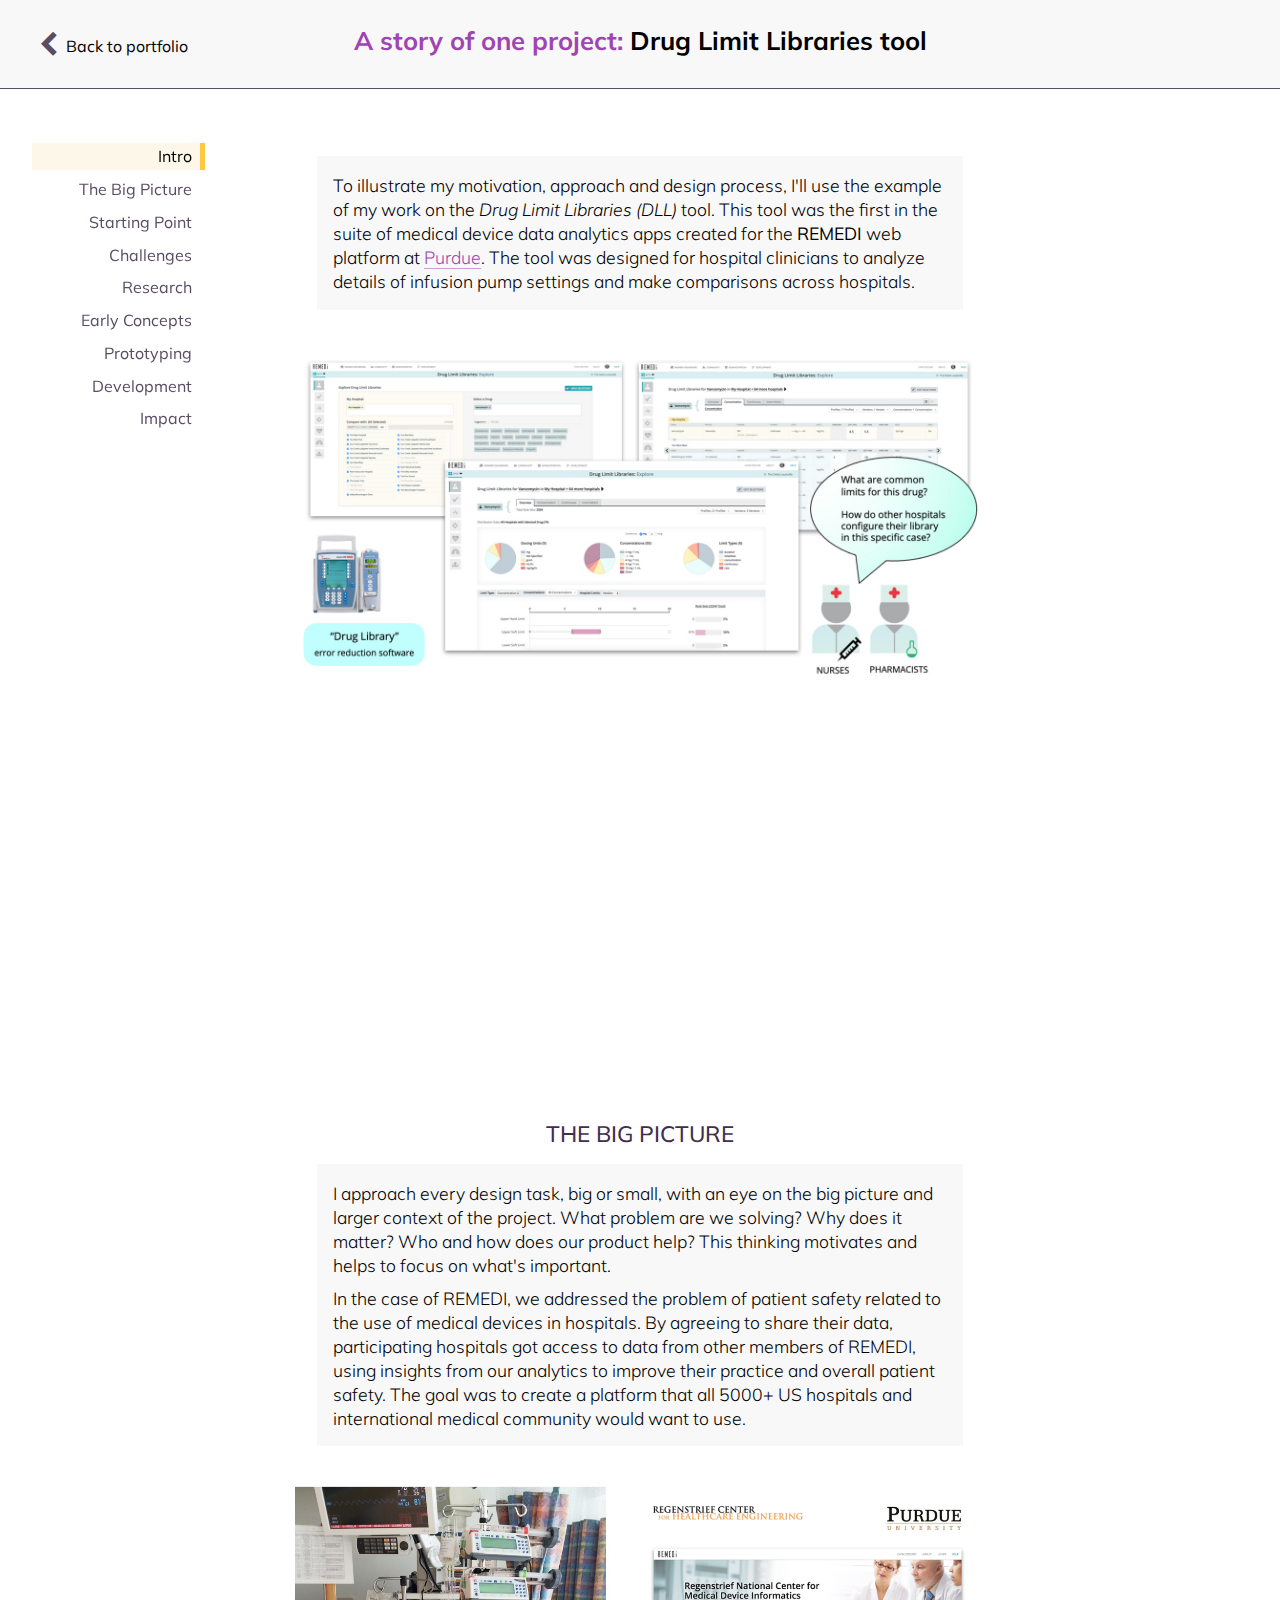
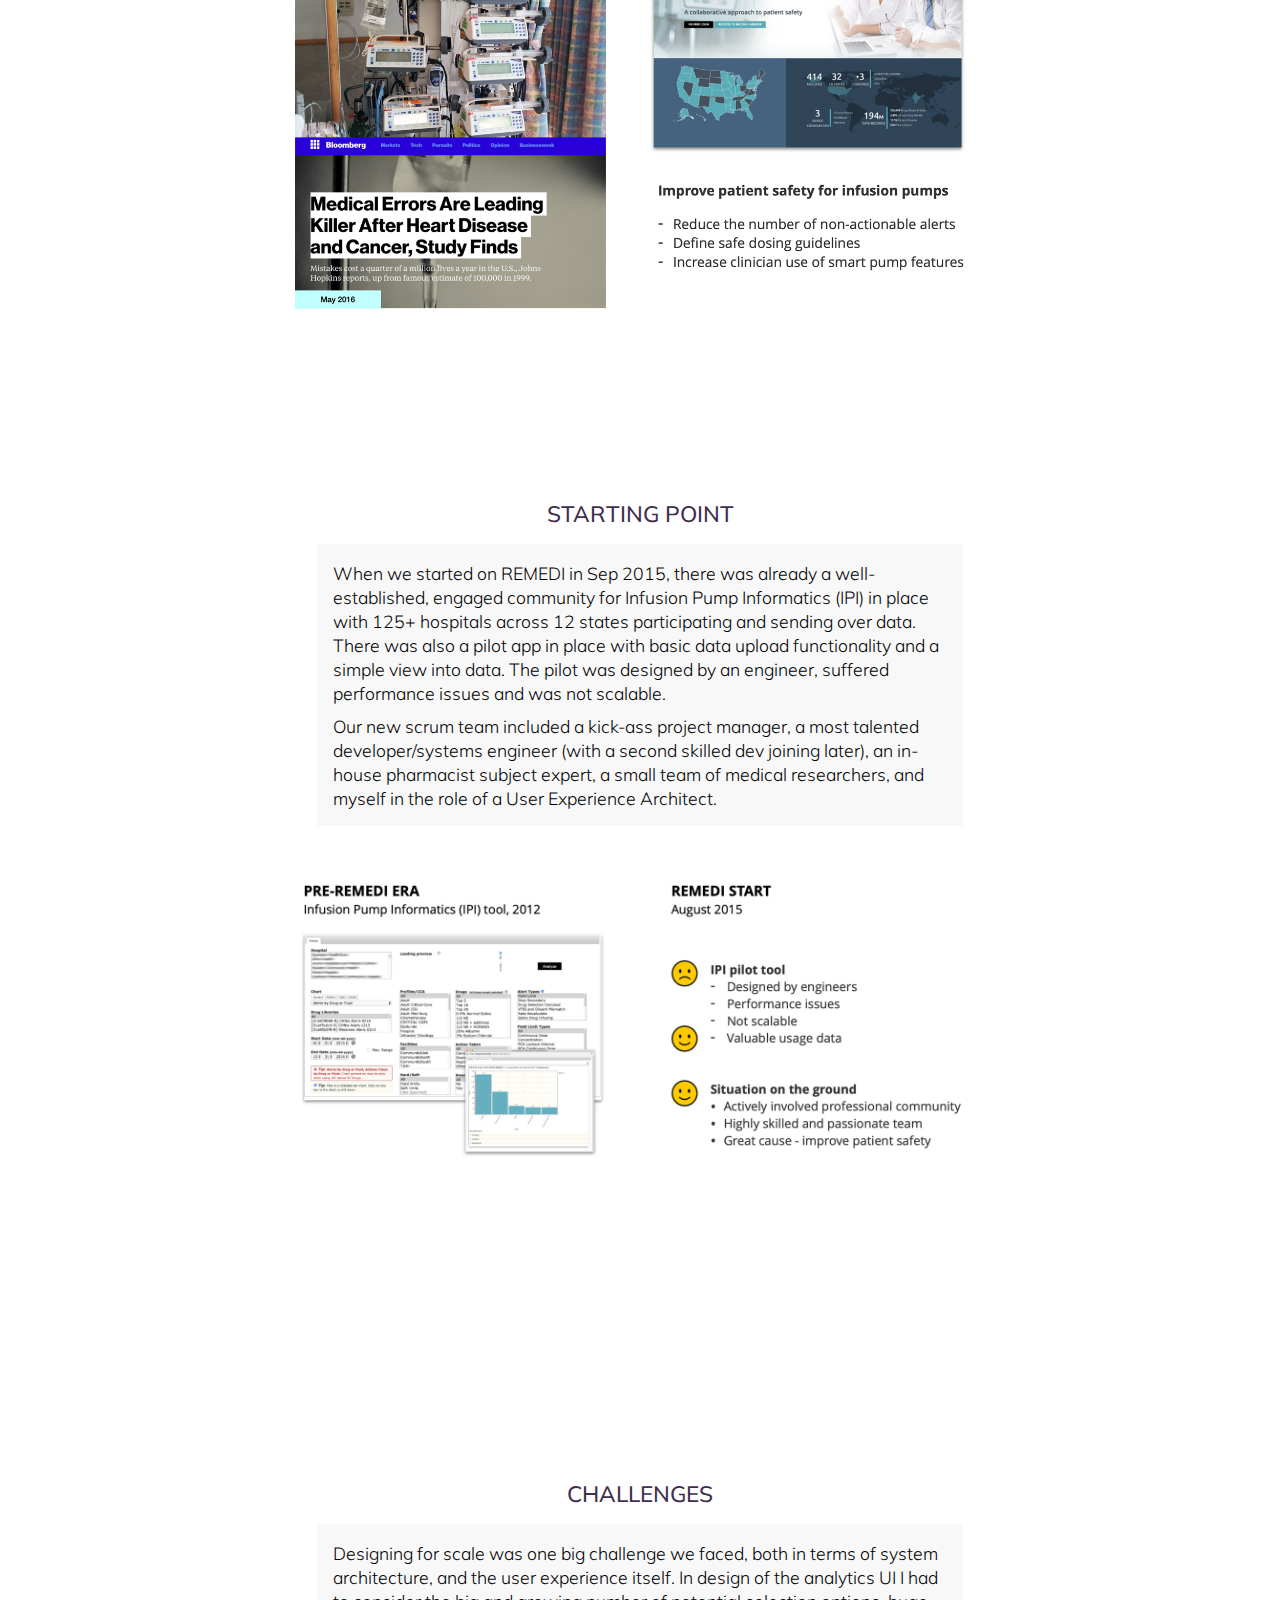
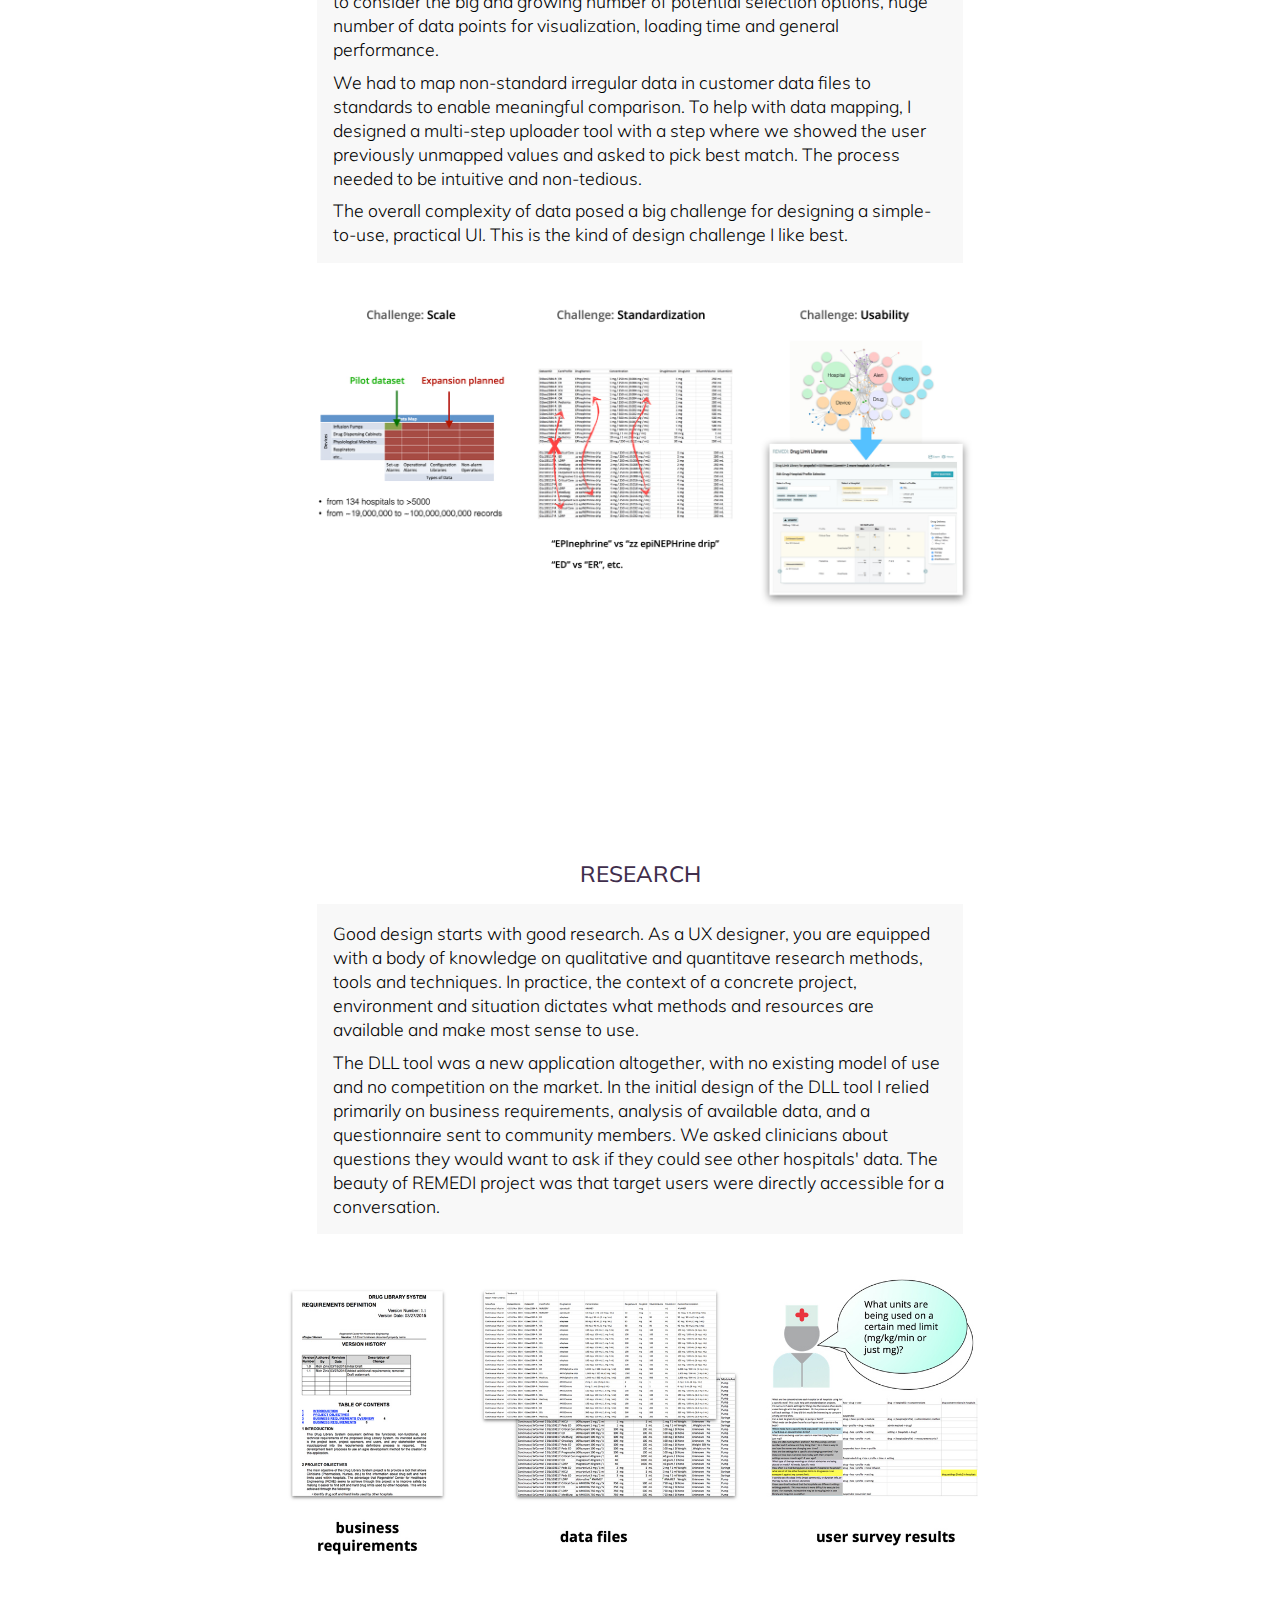
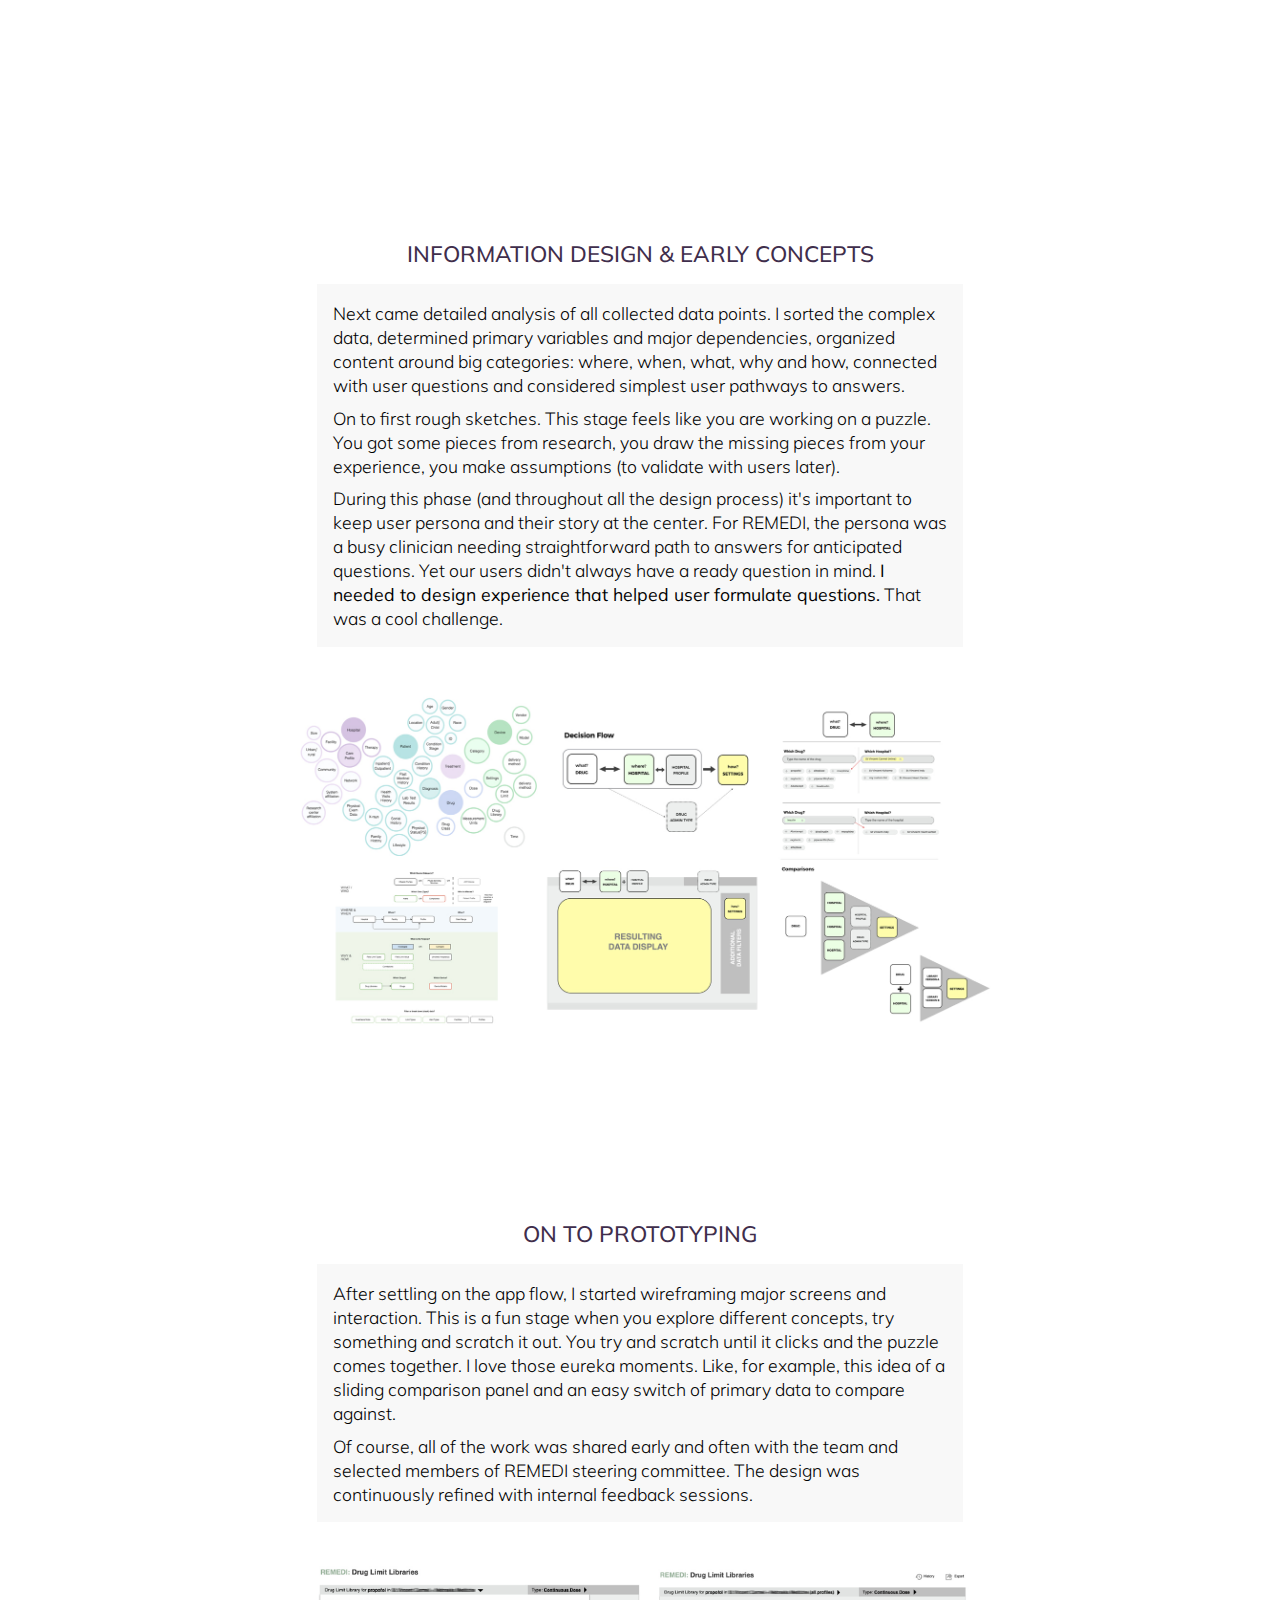
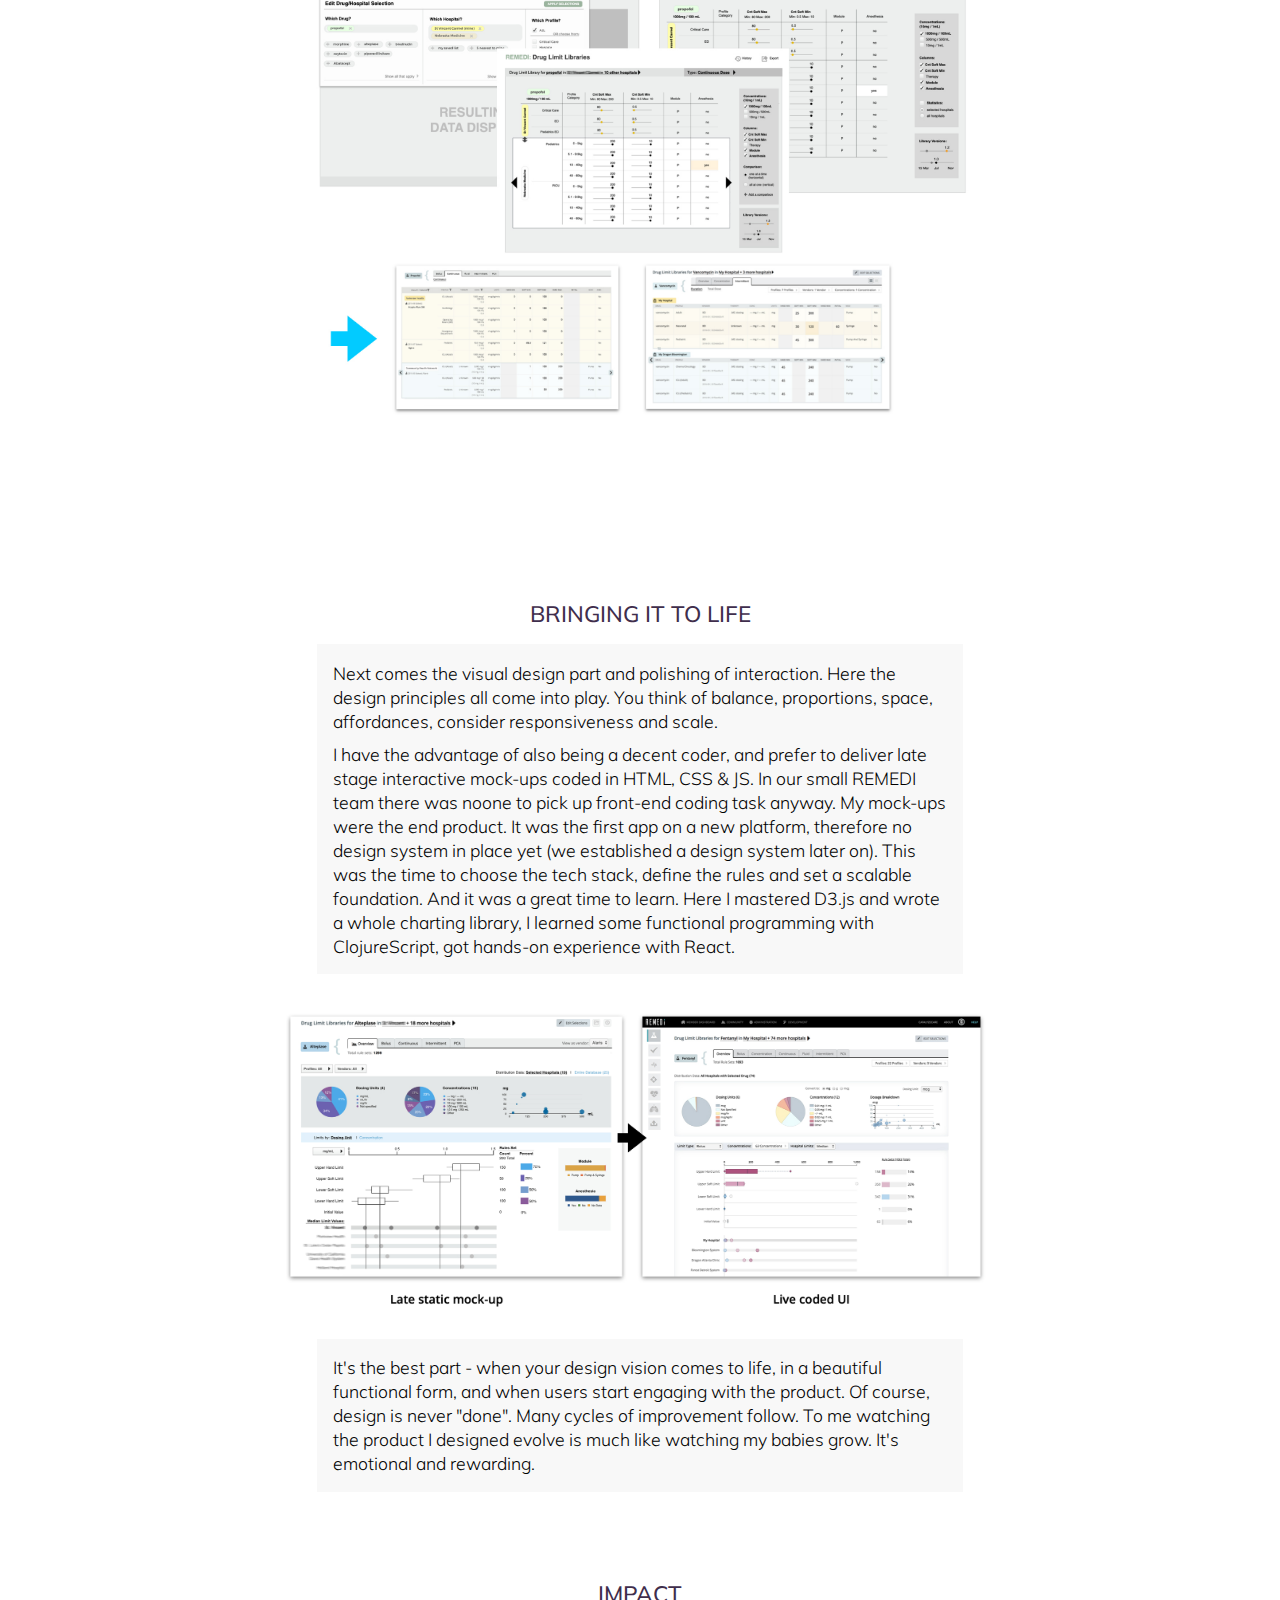
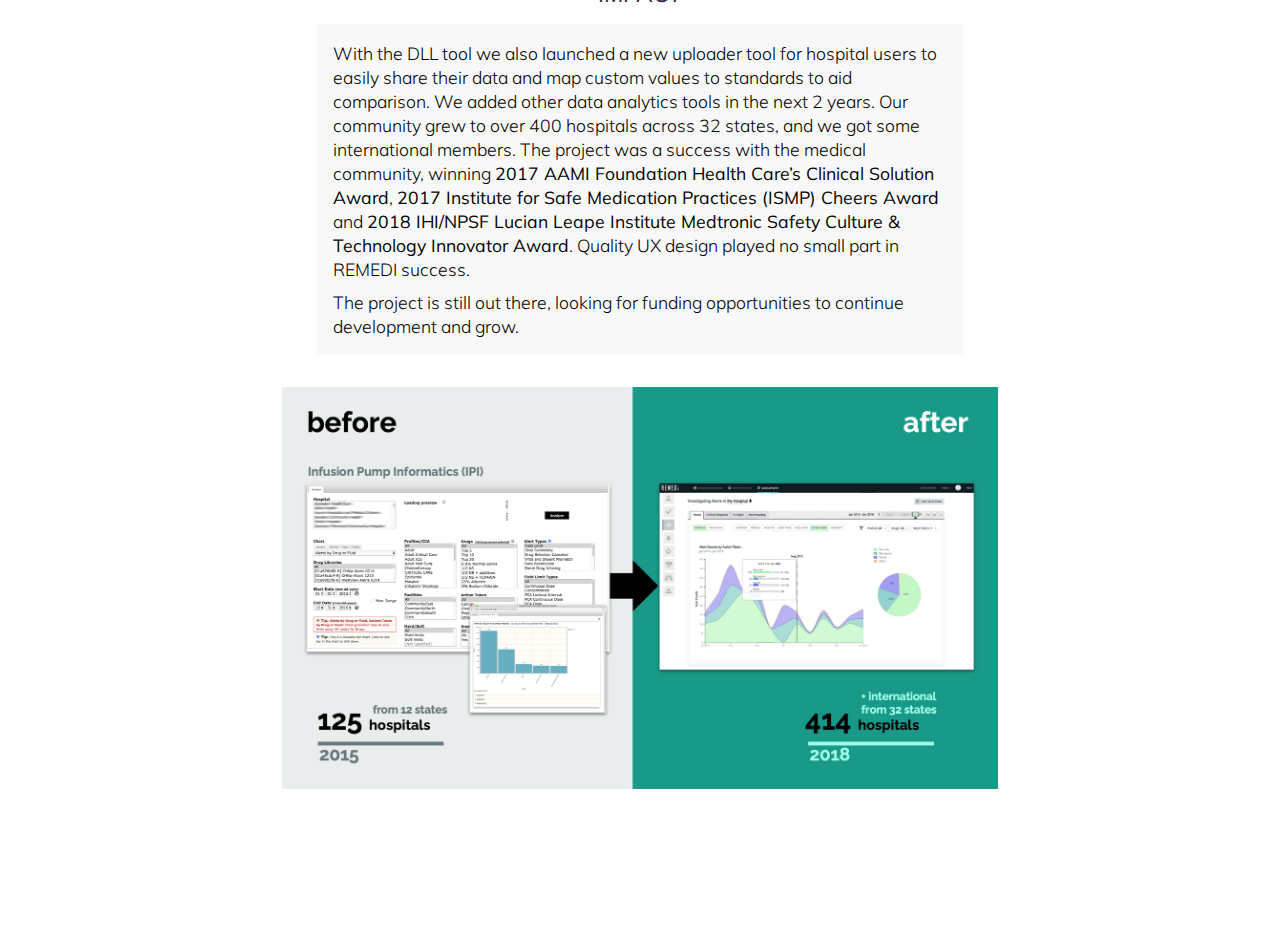
<file: story.html>
<!DOCTYPE HTML>
<html lang="en-us">
	<head>
		<meta charset="utf-8">

		<title>Design Process</title>

		<meta name="description" content="designer + developer with vision and drive, sharp tech skills and an eye for user-centered design" />
		<meta name="author" content="snowwitje">
		<meta name="keywords" content="Nedossekina, portfolio, hubzero, projects, web developer" />
		<meta property="og:title" content="Alissa Nedossekina Portfolio" />
		<meta property="og:site_name" content="Alissa Nedossekina Portfolio" />
		<meta property="og:image" content="https://snowwitje.github.io/assets/images/fb.jpg" />
		<meta property="og:image:width" content="1200" />
		<meta property="og:image:height" content="630" />
		<meta property="og:description" content="professional UX/UI designer+developer passionate about translating cool ideas and rigid requirements into elegant, user-focused, cleanly coded web interfaces and creating superior user experience." />
		<meta property="og:url" content="http://snowwitje.com" />

		<meta name="apple-mobile-web-app-capable" content="yes" />
		<meta name="apple-mobile-web-app-status-bar-style" content="black-translucent" />

		<meta name="viewport" content="width=device-width, initial-scale=1.0, maximum-scale=1.0, user-scalable=no, minimal-ui">
		<link href="https://fonts.googleapis.com/css?family=Muli:300,400,500" rel="stylesheet">
    <link rel="stylesheet" href="assets/css/simple-lightbox.css" />
    <link rel="stylesheet" href="assets/css/snowwitje.css?v=1.4" id="theme">
		<script src="assets/js/jquery.min.js"></script>
    <script src="assets/js/simple-lightbox.js"></script>
		<script src="assets/js/snowwitje.js?v=1.1"></script>

    <!-- Google tag (gtag.js) -->
    <script async src="https://www.googletagmanager.com/gtag/js?id=G-VQS2V4EHVC"></script>
    <script>
      window.dataLayer = window.dataLayer || [];
      function gtag(){dataLayer.push(arguments);}
      gtag('js', new Date());

      gtag('config', 'G-VQS2V4EHVC');
    </script>

	</head>
	<body class="snowwitje">
		<div class="sticky">
			<header id="header" class="story-header">
        <div class="back"><a href="index.html#/welcome" class="icon icon-left-open"><span>Back to portfolio</span></a> </div>
				<div class="title">
					<h1><span>A story of one project:</span> Drug Limit Libraries tool</h1>
				</div>
			</header>

			<div class="side-menu">
				<ul class="cat-menu">
					<li data-link="s-s1" class="selected">Intro</li>
					<li data-link="s-s2">The Big Picture</li>
					<li data-link="s-s3">Starting Point</li>
          <li data-link="s-s4">Challenges</li>
					<li data-link="s-s5">Research</li>
					<li data-link="s-s6">Early Concepts</li>
          <li data-link="s-s7">Prototyping</li>
					<li data-link="s-s8">Development</li>
          <li data-link="s-s9">Impact</li>
				</ul>
			</div>
		</div>


		<div class="story-wrap">

			<section class="content content-samples content-story" id="s-s1">
        <div class="wrap">
  				<div class="story-text">
            <p>To illustrate my motivation, approach and design process, I'll use the example of my work on the <i>Drug Limit Libraries (DLL)</i> tool. This tool was the first in the suite of medical device data analytics apps created for the <strong>REMEDI</strong> web platform at <a href="https://www.purdue.edu/research/rche/impact/REMEDI-overview.php" target="_blank">Purdue</a>. The tool was designed for hospital clinicians to analyze details of infusion pump settings and make comparisons across hospitals.<p>
          </div>
          <div class="sample">
            <img src="assets/images/story/dll-intro.jpg" alt="DLL story background" class="noshadow" />
          </div>

        </div>

      </section>

      <section class="content content-samples content-story" id="s-s2">
        <div class="wrap">
          <h4>The Big Picture</h4>
  				<div class="story-text">
            <p>I approach every design task, big or small, with an eye on the big picture and larger context of the project. What problem are we solving? Why does it matter? Who and how does our product help? This thinking motivates and helps to focus on what's important.</p>
            <p>In the case of REMEDI, we addressed the problem of patient safety related to the use of medical devices in hospitals. By agreeing to share their data, participating hospitals got access to data from other members of REMEDI, using insights from our analytics to improve their practice and overall patient safety. The goal was to create a platform that all 5000+ US hospitals and international medical community would want to use.</p>
          </div>
          <div class="sample">
            <img src="assets/images/story/dll-vision.jpg" alt="REMEDI vision" class="noshadow" />
          </div>

        </div>

      </section>

      <section class="content content-samples content-story" id="s-s3">
        <div class="wrap">
          <h4>Starting Point</h4>
  				<div class="story-text">
            <p>When we started on REMEDI in Sep 2015, there was already a well-established, engaged community for Infusion Pump Informatics (IPI) in place with 125+ hospitals across 12 states participating and sending over data. There was also a pilot app in place with basic data upload functionality and a simple view into data. The pilot was designed by an engineer, suffered performance issues and was not scalable.</p>
            <p>Our new scrum team included a kick-ass project manager, a most talented developer/systems engineer (with a second skilled dev joining later), an in-house pharmacist subject expert, a small team of medical researchers, and myself in the role of a User Experience Architect.</p>
          </div>
          <div class="sample">
            <img src="assets/images/story/dll-start.jpg" alt="REMEDI project start" class="noshadow" />
          </div>

        </div>

      </section>

      <section class="content content-samples content-story" id="s-s4">
        <div class="wrap">
          <h4>Challenges</h4>
  				<div class="story-text">
            <p>Designing for scale was one big challenge we faced, both in terms of system architecture, and the user experience itself. In design of the analytics UI I had to consider the big and growing number of potential selection options, huge number of data points for visualization, loading time and general performance.</p>
            <p>We had to map non-standard irregular data in customer data files to standards to enable meaningful comparison. To help with data mapping, I designed a multi-step uploader tool with a step where we showed the user previously unmapped values and asked to pick best match. The process needed to be intuitive and non-tedious.</p>
            <p>The overall complexity of data posed a big challenge for designing a simple-to-use, practical UI. This is the kind of design challenge I like best.</p>
          </div>
          <div class="sample">
            <img src="assets/images/story/dll-challenge.jpg" alt="DLL design challenges" class="noshadow" />
          </div>

        </div>
      </section>

      <section class="content content-samples content-story" id="s-s5">
        <div class="wrap">
          <h4>Research</h4>
  				<div class="story-text">
            <p>Good design starts with good research. As a UX designer, you are equipped with a body of knowledge on qualitative and quantitave research methods, tools and techniques. In practice, the context of a concrete project, environment and situation dictates what methods and resources are available and make most sense to use.</p>
            <p>The DLL tool was a new application altogether, with no existing model of use and no competition on the market. In the initial design of the DLL tool I relied primarily on business requirements, analysis of available data, and a questionnaire sent to community members. We asked clinicians about questions they would want to ask if they could see other hospitals' data. The beauty of REMEDI project was that target users were directly accessible for a conversation.</p>
          </div>
          <div class="sample">
            <img src="assets/images/story/dll-research.jpg" alt="DLL tool research" class="noshadow" />
          </div>

        </div>
      </section>

      <section class="content content-samples content-story" id="s-s6">
        <div class="wrap">
          <h4>Information Design &amp; Early Concepts</h4>
  				<div class="story-text">
            <p>Next came detailed analysis of all collected data points. I sorted the complex data, determined primary variables and major dependencies, organized content around big categories: where, when, what, why and how, connected with user questions and considered simplest user pathways to answers.</p>
<p>On to first rough sketches. This stage feels like you are working on a puzzle. You got some pieces from research, you draw the missing pieces from your experience, you make assumptions (to validate with users later).</p>
            <p>During this phase (and throughout all the design process) it's important to keep user persona and their story at the center. For REMEDI, the persona was a busy clinician needing straightforward path to answers for anticipated questions. Yet our users didn't always have a ready question in mind. <strong>I needed to design experience that helped user formulate questions.</strong> That was a cool challenge.</p>
          </div>
          <div class="sample">
            <img src="assets/images/story/dll-analysis.jpg" alt="DLL ideation" class="noshadow" />
          </div>

        </div>
      </section>

      <section class="content content-samples content-story" id="s-s7">
        <div class="wrap">
          <h4>On to Prototyping</h4>
  				<div class="story-text">
            <p>After settling on the app flow, I started wireframing major screens and interaction. This is a fun stage when you explore different concepts, try something and scratch it out. You try and scratch until it clicks and the puzzle comes together. I love those eureka moments. Like, for example, this idea of a sliding comparison panel and an easy switch of primary data to compare against. </p>
            <p>Of course, all of the work was shared early and often with the team and selected members of REMEDI steering committee. The design was continuously refined with internal feedback sessions.</p>
          </div>
          <div class="sample">
            <img src="assets/images/story/dll-prototype.jpg" alt="DLL prototyping" class="noshadow" />
          </div>
        </div>
      </section>

      <section class="content content-samples content-story" id="s-s8">
        <div class="wrap">
          <h4>Bringing it to Life</h4>
  				<div class="story-text">
            <p>Next comes the visual design part and polishing of interaction. Here the design principles all come into play. You think of balance, proportions, space, affordances, consider responsiveness and scale.</p>
            <p>I have the advantage of also being a decent coder, and prefer to deliver late stage interactive mock-ups coded in HTML, CSS & JS. In our small REMEDI team there was noone to pick up front-end coding task anyway. My mock-ups were the end product. It was the first app on a new platform, therefore no design system in place yet (we established a design system later on). This was the time to choose the tech stack, define the rules and set a scalable foundation. And it was a great time to learn. Here I mastered D3.js and wrote a whole charting library, I learned some functional programming with ClojureScript, got hands-on experience with React.</p>
          </div>
          <div class="sample">
            <img src="assets/images/story/dll-comp-prod.jpg" alt="DLL development" class="noshadow" />
          </div>
          <div class="story-text">
            <p>It's the best part - when your design vision comes to life, in a beautiful functional form, and when users start engaging with the product. Of course, design is never "done". Many cycles of improvement follow. To me watching the product I designed evolve is much like watching my babies grow. It's emotional and rewarding.</p>
          </div>
        </div>
      </section>

      <section class="content content-samples content-story" id="s-s9">
        <div class="wrap">
          <h4>Impact</h4>
          <div class="story-text">
            <p>With the DLL tool we also launched a new uploader tool for hospital users to easily share their data and map custom values to standards to aid comparison. We added other data analytics tools in the next 2 years. Our community grew to over 400 hospitals across 32 states, and we got some international members. The project was a success with the medical community, winning <strong>2017 AAMI Foundation Health Care’s Clinical Solution Award</strong>, <strong>2017 Institute for Safe Medication Practices (ISMP) Cheers Award</strong> and <strong>2018 IHI/NPSF Lucian Leape Institute Medtronic Safety Culture & Technology Innovator Award</strong>. Quality UX design played no small part in REMEDI success.</p>
            <p>The project is still out there, looking for funding opportunities to continue development and grow.</p>
          </div>
          <div class="sample">
            <img src="assets/images/story/dll-impact.jpg" alt="DLL impact" class="noshadow" />
          </div>
        </div>
      </section>


		</div>


	</body>
</html>
</file>
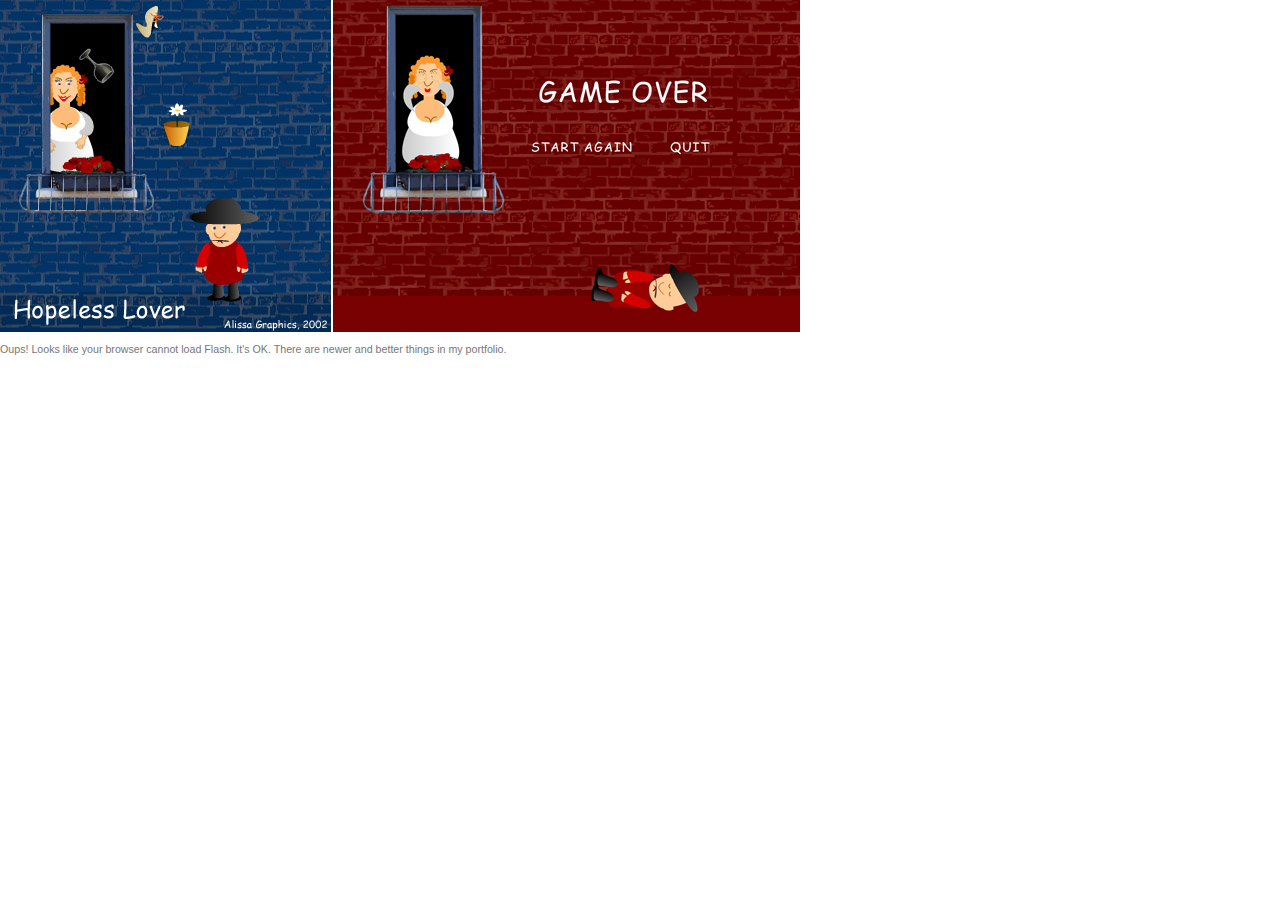
<file: assets/images/games/game.html>
<html xmlns="http://www.w3.org/1999/xhtml" xml:lang="en" lang="en">
<head>
<meta http-equiv="Content-Type" content="text/html; charset=iso-8859-1" />
<title>Hopeless Lover Flash Game</title>
<link rel="stylesheet" href="../../css/snowwitje.css" />
</head>
<body>
	<object type="application/x-shockwave-flash" 
	data="swf/introweb.swf" 
	width="660" height="380">
	<param name="movie" value="swf/introweb.swf" />
	<param name="quality" value="high"/>
	<div class="flash-unsupported">
		<img src="../old/gameflash.jpg" alt="Generation Nano" />
		<p>Oups! Looks like your browser cannot load Flash. It's OK. There are newer and better things in my portfolio.</p>
	</div>
	</object>
</body>
</html>
</file>
<file: assets/css/snowwitje.css>
/* Defaults */
/***************************************/
:root {
    /* Base colors */
    --baseLight: #afabb2;
    --baseMedium: #594c63;
    --baseDark: #3F2E4C;
    --baseDarkest: #000;
    --secondary: #5B5F66;
    --secondary20: rgba(140,143,148,0.2); /*8c8f94*/
    --white: #fff;
    --background: #f8f8f8;
    --border: #E2E2E2;
    --accentPurple: rgba(159, 68, 178, 1);
    --accentPurple50: rgba(159, 68, 178, 0.5);
    --accentPurple10: rgba(159, 68, 178, 0.1);
    --accentYellow: #FFC742;
    --accentYellow20: rgba(239, 180, 39, 0.2);
    --accentYellow10: rgba(239, 180, 39, 0.1);
    --footnoteBackground: rgba(243,241,246, 0.8);
}

/* Fonts */
@font-face {
      font-family: 'fontello';
      src: url('../fonts/fontello/fontello.eot?62192000');
      src: url('../fonts/fontello/fontello.eot?62192000#iefix') format('embedded-opentype'),
           url('../fonts/fontello/fontello.woff?62192000') format('woff'),
           url('../fonts/fontello/fontello.ttf?62192000') format('truetype'),
           url('../fonts/fontello/fontello.svg?62192000#fontello') format('svg');
      font-weight: normal;
      font-style: normal;
    }
.icon:before
    {
      font-family: "fontello";
      font-style: normal;
      font-weight: normal;
      speak: none;

      display: inline-block;
      text-decoration: inherit;
      width: 1em;
      margin-right: .2em;
      text-align: center;
      font-size: 1.5em;

      /* For safety - reset parent styles, that can break glyph codes*/
      font-variant: normal;
      text-transform: none;

      line-height: 1em;
      margin-left: .2em;
      -webkit-font-smoothing: antialiased;
      -moz-osx-font-smoothing: grayscale;
    }

.icon-next:before { content: '\e800'; } /* '' */
.icon-emo-happy:before { content: '\e801'; } /* '' */
.icon-github-circled:before { content: '\e803'; font-size: 1.7em; } /* '' */
.icon-twitter:before { content: '\e804'; } /* '' */
.icon-forward:before { content: '\e806'; } /* '' */
.icon-ok:before { content: '\e807'; } /* '' */
.icon-left-open:before { content: '\e808'; } /* '' */
.icon-right-open:before { content: '\e809'; } /* '' */
.icon-cog:before { content: '\e80a'; } /* '' */
.icon-emo-grin:before { content: '\e80c'; } /* '' */
.icon-emo-wink:before { content: '\e813'; } /* '' */
.icon-youtube-text:before { content: '\f313'; } /* '' */
.icon-youtube-icon:before { content: '\f315'; } /* '' */
.icon-linkedin:before { content: '\f31a'; } /* '' */
.icon-prev:before {
	-webkit-transform: scaleX(-1);
    transform: scaleX(-1);
}

/* Main */
html {
    font-size: 16px; /* 16px=1rem */
    line-height: 1.25;
    -ms-text-size-adjust: 100%;
    -ms-overflow-style: scrollbar;
    -webkit-tap-highlight-color: transparent;
}
body {
	font-family: 'Muli', sans-serif;
  position: relative;
  margin: 0;
  padding: 0;
  font-size: 1rem;
}
h1 {
	font-size: 3rem;
	line-height: 1.5;
	padding: 0;
	margin: 0;
	color: var(--baseDark);
}
h2 {
	padding: 0;
	margin: 0;
	line-height: 1em;
	color: var(--baseMedium);
}
h1, h2, h3, h4, h5, .icon-next:before {
		-webkit-transition: all 0.5s ease-out;
		   -moz-transition: all 0.5s ease-out;
		    -ms-transition: all 0.5s ease-out;
		     -o-transition: all 0.5s ease-out;
		        transition: all 0.5s ease-out;
}

a {
	-moz-transition: color 0.2s ease-in-out, border-color 0.2s ease-in-out;
	-webkit-transition: color 0.2s ease-in-out, border-color 0.2s ease-in-out;
	-o-transition: color 0.2s ease-in-out, border-color 0.2s ease-in-out;
	-ms-transition: color 0.2s ease-in-out, border-color 0.2s ease-in-out;
	transition: color 0.2s ease-in-out, border-color 0.2s ease-in-out;
	border-bottom: dotted 1px #666;
	color: inherit;
	text-decoration: none;
}

a:hover {
	border-bottom-color: transparent;
	color: var(--baseDark);
}

/* Header */
header#header {
  padding: 0.5em 2rem 1em 2rem;
	min-height: 60px;
	margin: 0;
	border-bottom: 1px solid var(--baseMedium);
	text-align: left;
	position: relative;
	background: var(--background);
	-webkit-transition: all 0.5s ease-out;
		   -moz-transition: all 0.5s ease-out;
		    -ms-transition: all 0.5s ease-out;
		     -o-transition: all 0.5s ease-out;
		        transition: all 0.5s ease-out;
	z-index: 100;
  display: flex;
  align-items: center;
}
header#header h1 {
	font-size: 1.6rem;
}
header#header h2 {
	font-size: 0.94rem;
  font-weight: 300;
  color: var(--secondary);
  padding: 0;
  margin: 0;
}
header#header.extended h2 {
	font-size: 1.6rem;
}
header#header h1 a {
	border: none;
}
header#header h1 a:hover {
	color: var(--accentPurple);
}
header#header ul.social {
	position: absolute;
	right: 120px;
    top: -1em;
}
.sticky {
	position: fixed;
	width: 100%;
	z-index: 100;
}

/* Sections */
section.content p {
	text-align: justify;
	padding: 2em 0 0 0;
	font-size: 1.2rem;
	line-height: 1.6rem;
	color: var(--baseMedium);
	font-weight: 300;
}
section.content.primary p {
	line-height: 2.0rem;
	text-align: left;
}
section.content p.follow-wrap {
	text-align: left;
}
section.content .flex-section p, section.content.content-gallery p {
	font-size: 0.8rem;
}
section.content a {
	color: var(--accentPurple);
	border-bottom: 1px solid var(--accentPurple50);
}
section.content a:hover,
section.content a:hover .icon:before {
	color: var(--baseDark);
}
section.content a .icon:before {
	color: var(--accentPurple);
}
section.content h4 {
	text-align: left;
	margin: 0 0 0 0;
	padding: 0;
	text-transform: uppercase;
	font-weight: 500;
	color: var(--baseDark);
	font-size: 1.4rem;
}
section.content h4 a.download-link {
	font-size: 0.6rem;
	margin-left: 2em;
	background: var(--accentPurple10);
	border: 1px solid var(--accentPurple10);
	border-radius: 5px;
	-moz-border-radius: 5px;
	padding: 0.5em 1em;
	white-space: nowrap;
}
section.content h5 span.email {
	color: var(--accentPurple);
	text-transform: lowercase;
	margin-left: 1em;
	font-size: 0.8rem;
}
section.content h4 a.download-link:hover {
	background: var(--accentYellow20);
}
section.content.content-cv {
	text-align: left;
  margin-bottom: 4rem;
}
.content-cv .flex-section {
    margin-bottom: 2rem;
}
section.content.content-cv h5 {
	text-align: left;
	margin: 2em 0 0 1.5em;
	padding: 0;
	text-transform: uppercase;
	color: var(--accentPurple);
	display: inline-block;
	direction: ltr;
}
section.content.content-cv ul {
	font-size: 0.9rem;
	line-height: 1.3;
	text-align: left;
	margin-left: 0;
	color: var(--secondary);
}
section.content.content-cv ul li {
	margin-bottom: 0.5em;
}
section.content.content-cv ul.nostyle {
	list-style: none;
}
section.content.content-cv ul.nostyle li {
	margin-left: -1.5em;
}

/* SVG image */
#devochka {
	position: absolute;
	z-index: 1000;
    width: 80px;
    right: 1.5rem;
    margin-top: -80px;
}
#devochka img {
	max-width: 12em;
	width: 100%;
	position: relative;
}
#whatsnext {
	right: 6em;
	margin-top: 50%;
	position: absolute;
	z-index: 1000;
	width: 100px;
}
#devochka svg path {
	transition: all 0.2s;
}
#devochka:hover svg path.mouth {
	transform: translate(0, -3px);
	-moz-transform: translate(0, -3px);
	-webkit-transform: translate(0, -3px);
}
#devochka:hover svg path.lefteye {
	-moz-transform: translate(0.5px, 1px);
	transform: translate(0.5px, 1px);
	-webkit-transform: translate(0.5px, 1px);
	opacity: 1;
}
#devochka:hover svg path.righteye {
	-moz-transform: translate(1px, 1px);
	transform: translate(1px, 1px);
	-webkit-transform: translate(1px, 1px);
	opacity: 1;
}
#devochka svg path.righteye,
#devochka svg path.lefteye,
#devochka-look svg path.righteye,
#devochka-look svg path.lefteye {
	animation: blink 20s linear 1s infinite;
}
#devochka-look svg {
	width: 200px;
	margin-left: 3em;
}

/* Blinking animation */
@keyframes blink {
  0% {
    opacity: 1;
  }
  0.2%, 1% {
    opacity: 0;
  }
  0.3%, 1.2%, 100% {
    opacity: 1;
  }
}

#devochka-look:hover svg path.righteye,
#devochka-look:hover svg path.lefteye {
	animation: eyeroll 3s linear;
}

/* Rolling eye animation */
@keyframes eyeroll {
  0%, 20% {
    -moz-transform: translate(0, 0);
	transform: translate(0, 0);
	-webkit-transform: translate(0, 0);
  }
  40% {
    -moz-transform: translate(0.5px, 2px);
	transform: translate(0.5px, 2px);
	-webkit-transform: translate(0.5px, 2px);
  }
}

/* Links to social */
ul.social {
	cursor: default;
	list-style: none;
	padding: 1.5em 0 0 0;
	font-size: 70%;
}
ul.social li {
	display: inline-block;
	padding: 0 1.25em 0 0;
	color: var(--baseMedium);
}
ul.social li:hover, ul.social li:hover .icon::before {
    color: var(--accentPurple);
}
ul.social li:last-child {
	padding-right: 0;
}
.icon {
	text-decoration: none;
	border-bottom: none;
	position: relative;
}
.icon::before {
	color: var(--baseMedium);
}
a.follow {
	border-radius: 5px;
	-moz-border-radius: 5px;
	padding: 0.3em 0.6em;
	background: var(--baseDark);
	color: white;
}
a.follow .icon-next:before {
	color: white;
}
a.follow:hover {
	background: var(--accentYellow20);
    border: none;
}

/* Primary menu */
#primary-menu {
	z-index: 3;
  margin-left: 2em;
}
#primary-menu ul {
	list-style: none;
	position: relative;
	text-transform: uppercase;
  margin: 0;
  padding: 0;
}
#primary-menu ul li {
	display: inline-block;
}
#primary-menu ul li a {
	background: white;
	border: 1px solid var(--baseMedium);
	font-size: 0.8rem;
	padding: 0.4rem 0.8rem;
	color: var(--baseMedium);
}
#primary-menu ul li.active a,
#primary-menu ul li.active:hover a,
.pm.active a.resume {
	background: var(--baseMedium);
	color: white;
	border: 1px solid var(--baseMedium);
}
#primary-menu ul li a:hover {
	z-index: 3;
	border: 1px solid var(--accentPurple);
	color: var(--accentPurple);
}

/* Misc */
.leftfloat {
	float: left;
}
.rightalign {
	text-align: right;
}
section.content p .strong,
section.content p strong,
section.content  strong {
	font-weight: 400;
	color: var(--baseDarkest);
}
.highlight {
	font-weight: 400;
	color: var(--baseDarkest);
	background: var(--accentYellow10);
}
.follow {
	white-space: nowrap;
}
.flash-unsupported {
	color: #777;
	font-size: 8pt;
}
.hidden {
	display: none;
}
.rightfloat {
	float: right;
	color: var(--baseMedium);
}

/* Box */
.flex-section {
  display: grid;
  grid-gap: 0;
  align-items: top;
  justify-content: center;
  margin: 0 auto 4rem auto;
}
.flex-col:first-child .image-container {
	margin-top: 2em;
}
.content-samples .col4.multicolumn {
  -webkit-column-count: 2;
  -moz-column-count: 2;
  -ms-column-count: 2;
  -o-column-count: 2;
  column-count: 2;
  -webkit-column-break-inside: avoid;
          page-break-inside: avoid;
               break-inside: avoid;
}
.flex-col  {
  margin-bottom: 1rem;
}
.content-cv .flex-section  {
  grid-gap: 0;
}
@media (min-width: 1400px) {
  .flex-section { grid-template-columns: 3fr 1fr; grid-gap: 2rem; }
  .flex-col {
    margin-right: 4%;
  }
  .content-samples .col4.multicolumn {
		-webkit-column-count: initial;
		-moz-column-count: initial;
		-ms-column-count: initial;
		-o-column-count: initial;
		column-count: initial;
	}
  .content-cv .flex-section {
    grid-template-columns: 1fr 1fr;
    grid-gap: 2rem;
  }
}

/* Gallery */
.gallery-container {
	padding: 2rem;
	background: var(--secondary20);
  text-align: center;
}
.sample + .gallery-container {
  margin-top: 2rem;
}
ul.gallery {
	list-style: none;
	margin: 0 auto;
	padding: 0;
  display: grid;
  width: 70%;
  grid-template-columns: repeat(auto-fill, minmax(140px, 1fr));
  grid-gap: 1rem;
  align-items: center;
  justify-content: center;
}
ul.gallery li {
  border: 2px solid white;
  position: relative;
  overflow: hidden;
}
ul.gallery li::before {
  content: "";
  padding-bottom: 100%;
  display: block;
}
ul.gallery li:hover {
	transform: scale(1.1);
	transition: all 0.3s ease-in-out;
	z-index: 3;
  border: 2px solid var(--accentPurple);
}
ul.gallery li::before,
ul.gallery > li > img {
  grid-area: 1 / 1 / 2 / 2;
}
ul.gallery li img {
  position: absolute;
  top: 50%;
  left: 50%;
  transform: translate(-50%, -50%) scale(0.8);
  object-fit: contain;
}
.square ul.gallery {
  grid-template-columns: repeat(auto-fit, minmax(100px, 1fr));
  width: 80%;
}
.square ul.gallery li img {
  width: 130%;
}

/* Video */
.video-container {
  text-align: center;
  padding: 3rem 2rem;
	background: var(--secondary20);
}
video {
  width: 70%;
  height: auto !important;
}

.youtube-container {
  position: relative; padding-bottom: 56.25%; padding-top: 30px; height: 0; overflow: hidden;
}

.youtube-container iframe, .youtube-container object, .vyoutube-container embed {
  position: absolute; top: 0; left: 0; width: 100%; height: 100%;
}

/* Independent pages */
.content-special {
	margin: 0 auto;
	width: 80%;
	padding: 5em 0;
	padding-top: 120px;
}
.content-special .flex-section {
	min-height: 700px;
}
.samples-wrap {
	padding-top: 60px;
}
.story-wrap {
  padding-top: 60px;
  padding-bottom: 3rem;
}
.content-samples {
	padding: 5em 100px 0 300px;
}
ul.nostyle.strong {
  padding-left: 1.5rem;
}
ul.nostyle.strong li {
	margin-top: 2em;
	color: var(--baseDark);
	font-size: 1.1em;
	padding-left: 1rem;
	border-left: 5px solid var(--accentPurple50);
}
/* Stories */
.content-story {
	padding: 5em 0 0 0;
  margin: 0 auto;
  width: 80%;
  min-height: 100vh;
}
section.content.content-story h4,
.content-story .sample {
  text-align: center;
}
.content-story .sample img {
  width: 70%;
}
header#header.story-header  {
  text-align: center;
  display: block;
}
header#header.story-header h1 {
  color: var(--baseDarkest);
  padding: 0.8rem;
}
header#header.story-header h1 span {
  color: var(--accentPurple);
}
header#header.story-header .back {
  position: absolute;
  left: 2rem;
  top: 2rem;
}
.back:hover .icon::before {
  color: var(--accentPurple);
}
.story-text {
  width: 60%;
  margin: 1rem auto 2rem auto;
  padding: 0.5rem 1rem;
  background: var(--background);
}
section.content.content-samples.content-story .story-text p {
	text-align: left;
	padding: 0;
  margin: 0.5em 0;
	font-size: 1.1rem;
	line-height: 1.5rem;
	color: var(--baseDarkest);
	font-weight: 300;
}

/* Side menu */
.side-menu {
	position: absolute;
	top: 140px;
	left: 2rem;
	text-align: right;
}
.side-menu ul {
	list-style: none;
	margin: 0;
	padding: 0;
	width: 160px;
}
.side-menu ul li {
	display: inline-block;
	width: 100%;
	margin: 0.2em 0;
	padding: 0.2em 0.5em 0.2em 0;
	color: var(--baseMedium);
}
.side-menu ul li:hover {
	cursor: pointer;
  color: var(--accentPurple);
}
.side-menu ul li.selected {
	color: var(--baseDarkest);
	border-right: 5px solid var(--accentYellow);
	background: var(--accentYellow10);
}
.side-menu ul li.recent {
  border-top: 1px solid var(--baseMedium);
  margin-top: 1rem;
  padding: 0.5em 0.5em 0.5em 0;
  color: var(--baseDarkest);
}

/* Sample presentation */
.sample img {
	overflow: hidden;
	border: 1px solid white;
	-webkit-box-shadow: 0px 4px 18px -1px var(--secondary);
	-moz-box-shadow: 0px 4px 18px -1px var(--secondary);
	box-shadow: 0px 4px 18px -1px var(--secondary);
	max-width: 100%;
}
.sample img.noshadow {
	border: 1px solid white;
	-webkit-box-shadow: none;
	-moz-box-shadow: none;
	box-shadow: none;
}
.sample img.minshadow {
	border: 1px solid #0076BA;
	-webkit-box-shadow: 0px 2px 24px -1px var(--secondary);
	-moz-box-shadow: 0px 2px 24px -1px var(--secondary);
	box-shadow: 0px 2px 24px -1px var(--secondary);
}
section.content.content-samples h5 {
	font-size: 1rem;
	margin: 1em 0;
	color: var(--baseDarkest);
	font-weight: normal;
}
section.content.content-samples h6, .h6
{
	text-align: left;
	margin: 0;
	padding: 0;
	text-transform: uppercase;
	color: var(--accentPurple);
	display: inline-block;
	direction: ltr;
	font-size: 0.9rem;
	display: block;
	font-weight: bold;
}
section.content.content-samples p {
	font-size: 0.9rem;
	line-height: 1.4;
	text-align: left;
	margin: 0.5em 0 1em 0;
	padding: 0;
	color: var(--secondary);
}
section.content.content-samples p.links {
  margin-top: 2rem;
  background: var(--footnoteBackground);
  padding: 1em 1.8em;
  border-radius: 5px;
  color: var(--baseDarkest);
  line-height: 2;
}
section.content.content-samples p.about {
  background: var(--footnoteBackground);
  padding: 1em 1.8em;
  border-radius: 5px;
  color: var(--baseDarkest);
  font-weight: 400;
  margin-top: 2rem;
}
.year {
	color: var(--baseMedium);
	margin-left: 0.5em;
}

/* Footnote */
p.footnote {
	z-index: 2;
	position: relative;
	background: var(--footnoteBackground);
	padding: 1em 1.8em;
	border-radius: 5px;
	-moz-border-radius: 5px;
	line-height: 1.3;
	color: var(--secondary);
	display: inline-block;
}

/* Lightbox (library overwrites) */
.sl-overlay {
    background: rgba(0, 0, 0, 1);
}
.sl-wrapper .sl-navigation button,
.sl-wrapper .sl-counter,
.sl-wrapper .sl-close {
    color: white;
}

/* Responsive */
@media all and (max-width: 1300px) {
	ul.social .label {
		display: none;
	}
	ul.social .pm .label {
		display: inline;
	}
  header#header ul.social li {
    display: block;
    padding: 0;
    margin: 0 0 1em 0;
  }
}

@media all and (max-height: 500px) and (max-width: 600px) {
	header#header, header#header.extended {
		min-height: 50px;
		margin-bottom: 0;
	}
}

@media all and (max-width: 800px) {
	header#header {
		z-index: 50;
		margin-bottom: -150px;
		text-align: center;
    display: block;
	}
	header#header.extended {
		min-height: 60px;
	}
	#devochka {
		right: -2em;
		top: 80px;
    width: 100px;
		transform: rotate(-45deg);
	}
	header#header h1,
	header#header.extended h1 {
		font-size: 1.6em;
	}
	header#header.extended h2 {
		font-size: 1em;
		line-height: 1em;
	}
	header#header .title {
		margin-top: 0;
		float: none;
	}
	section.content p {
		font-size: 2.6rem;
		font-size: 16pt;
	}
	header#header ul.social {
		left: 1em;
    right: auto;
	}
  header#header ul.social li {
    display: block;
    padding: 0;
    margin: 0 0 1em 0;
  }
	#primary-menu {
		z-index: 51;
		left: 50%;
    top: 80px;
    transform: translate(-50%, 0);
		text-align: center;
    position: absolute;
    margin: 0;
	}
  .content-samples .col4.multicolumn {
    -webkit-column-count: initial;
    -moz-column-count: initial;
    -ms-column-count: initial;
    -o-column-count: initial;
    column-count: initial;
  }
  header#header.story-header h1 {
    font-size: 1.2em;
    line-height: 1.3em;
  }
  header#header.story-header h1 span {
    display: block;
  }
}

@media all and (max-width: 950px) {
	.content-samples:first-child {
		padding: 5em 2em 0 2em;
    border-top: none;
	}
  .content-samples {
		padding: 1.5em 2em 0 2em;
	}
	.side-menu {
		display: none;
	}
  video {
    max-width: 90%;
  }
  .back .icon > span {
    display: none;
  }
  header#header.story-header .back  {
    left: 1rem;
  }
  .content-samples.content-story {
    width: 90%;
    padding: 0;
    min-height: auto;
    padding-top: 5em;
  }
  .story-text {
    width: 80%;
  }
  .content-story .sample img {
    width: 100%;
  }
}

@media all and (max-width: 450px) {
  #devochka {
    right: -3.2em;
  }
  #primary-menu {
    width: 100%;
  }
  #primary-menu ul li a {
  	font-size: 0.7rem;
  	padding: 0.5rem 0.5rem;
  }
  .video-container {
    display: none;
  }
  .content-samples {
    border-top: 1px solid var(--baseMedium);
	}
  .gallery-container {
  	padding: 1rem;
  }
}

@media only screen
  and (min-device-width: 375px)
  and (max-device-width: 667px)
  and (-webkit-min-device-pixel-ratio: 2)
  and (orientation: landscape) {
    header#header.story-header h1 {
      font-size: 1.2em;
      line-height: 1.3em;
      width: 100%;
      padding: 0;
    }
    header#header.story-header {
      min-height: 20px;
    }
    header#header.story-header h1 span {
      display: inline;
    }
    header#header.story-header .back  {
      top: 0.7rem;
      left: 0.6rem;
    }
    .content-samples.content-story {
    	padding-top: 2em;
    }
}
</file>
